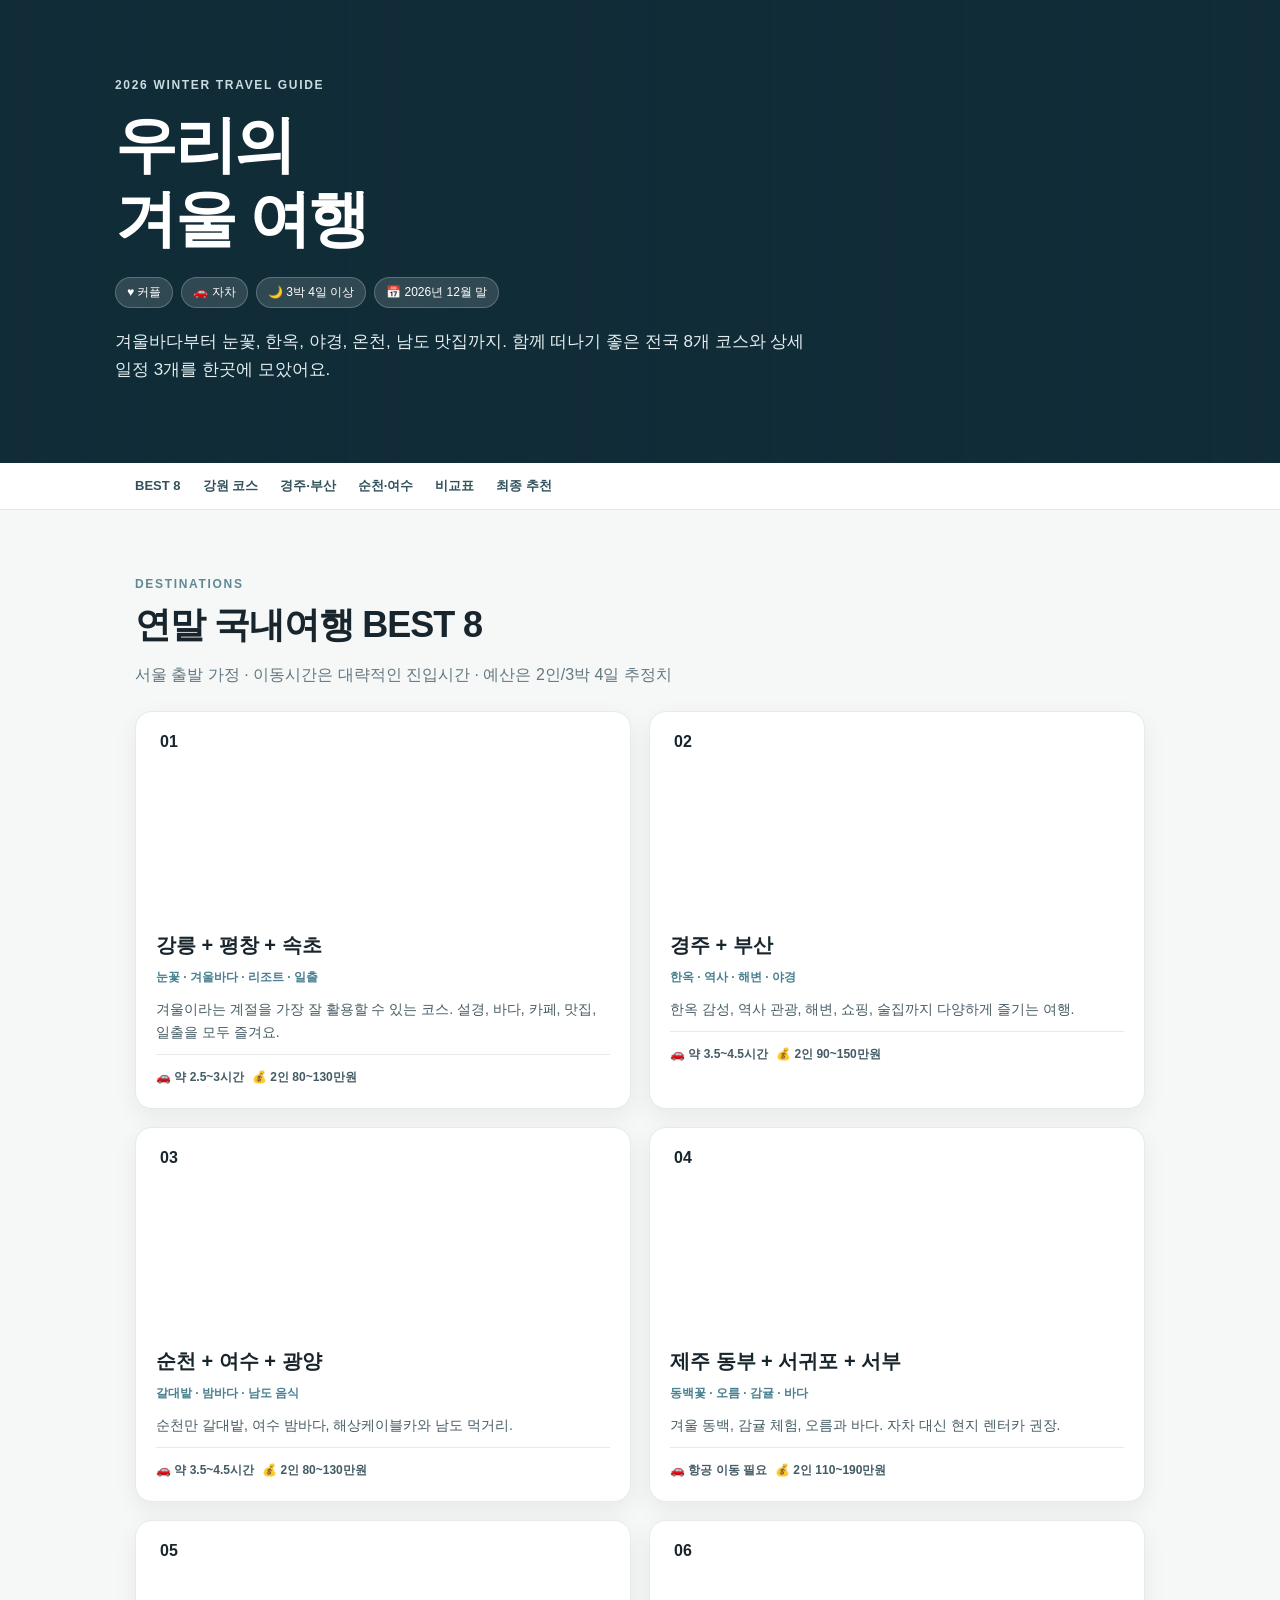
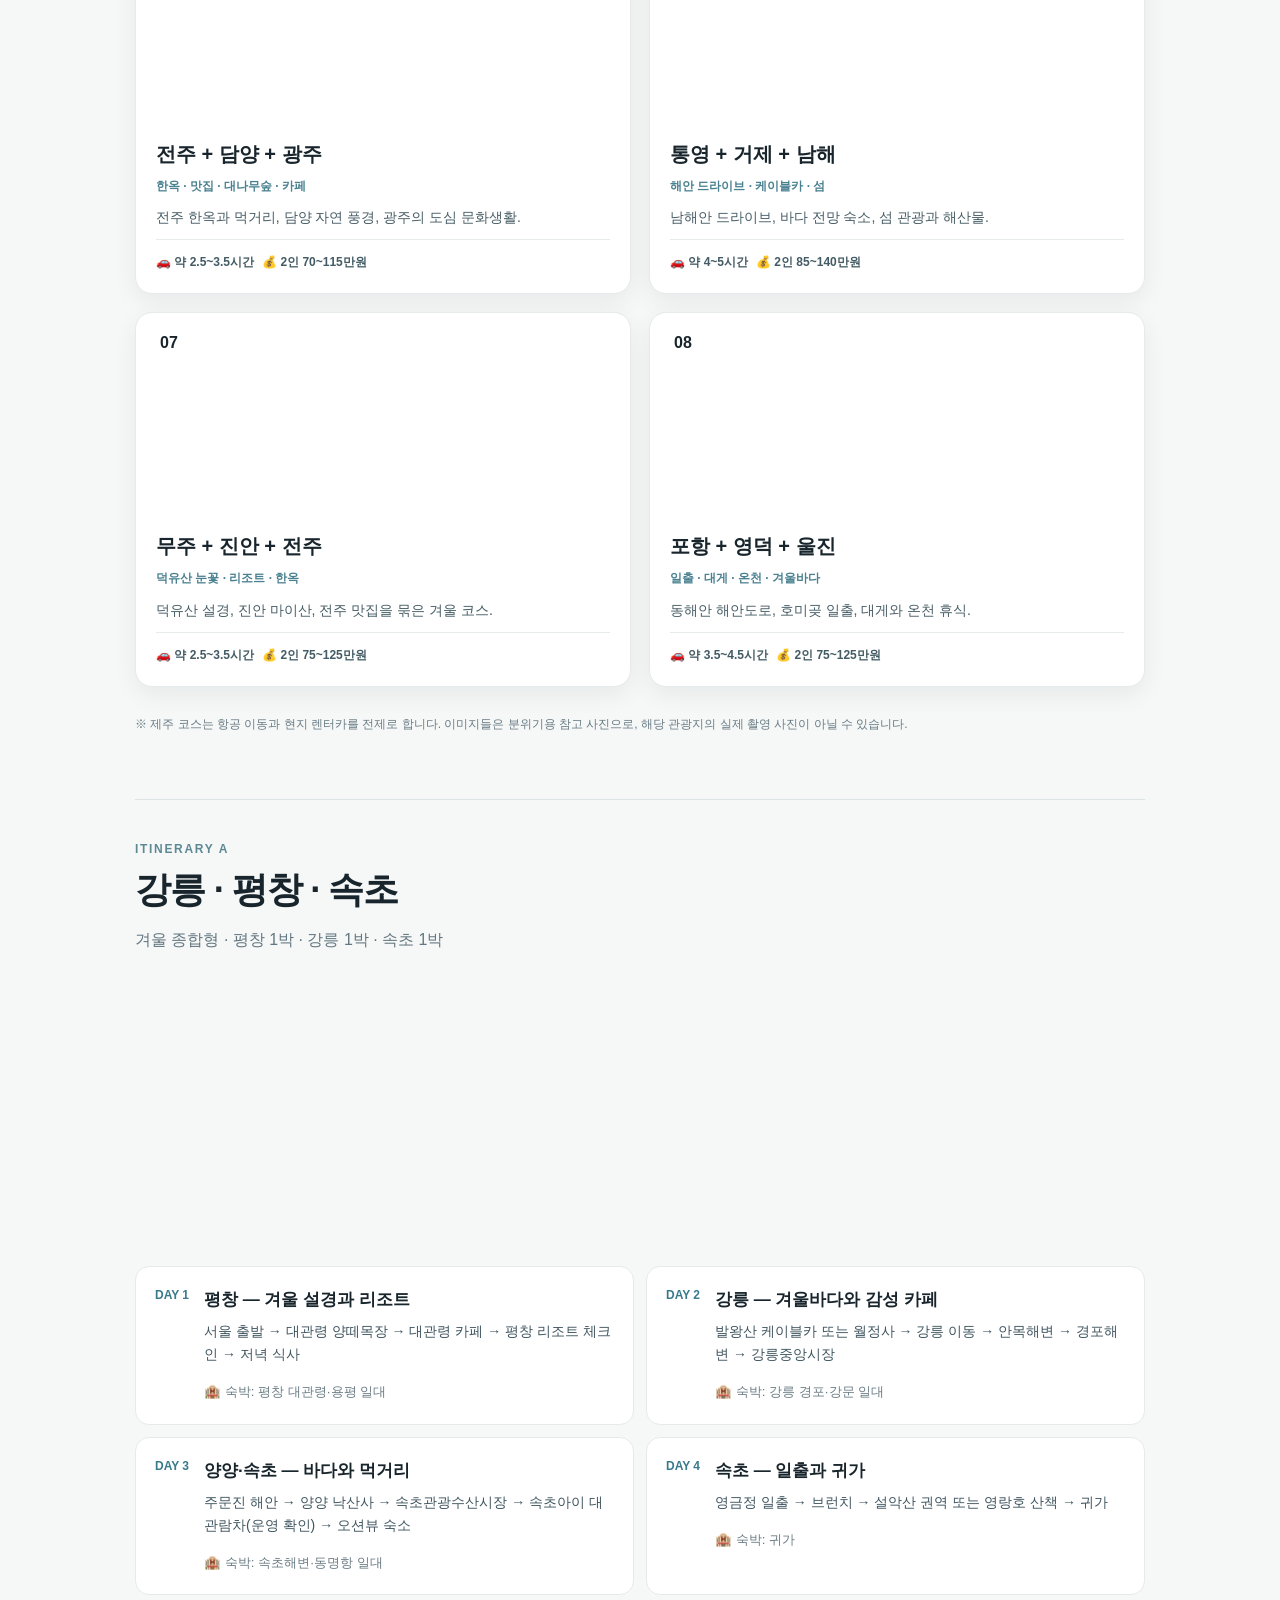
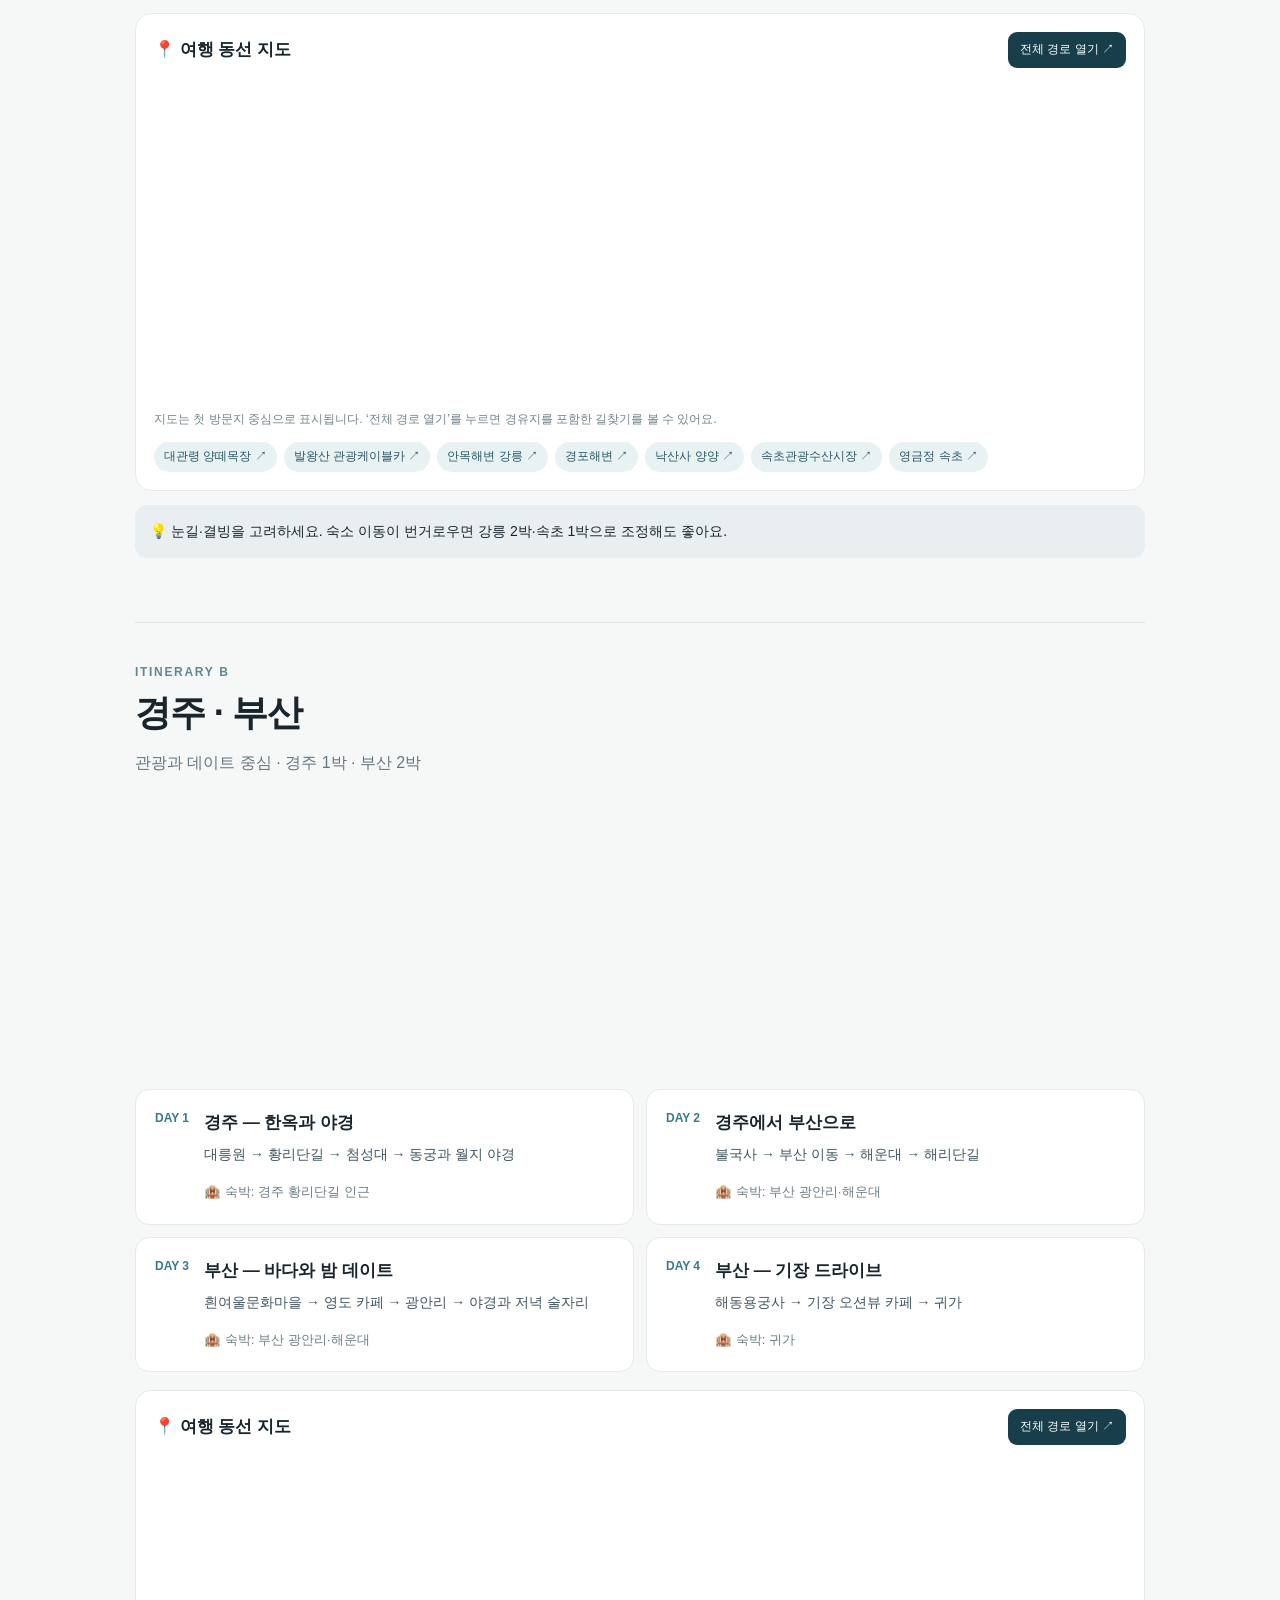
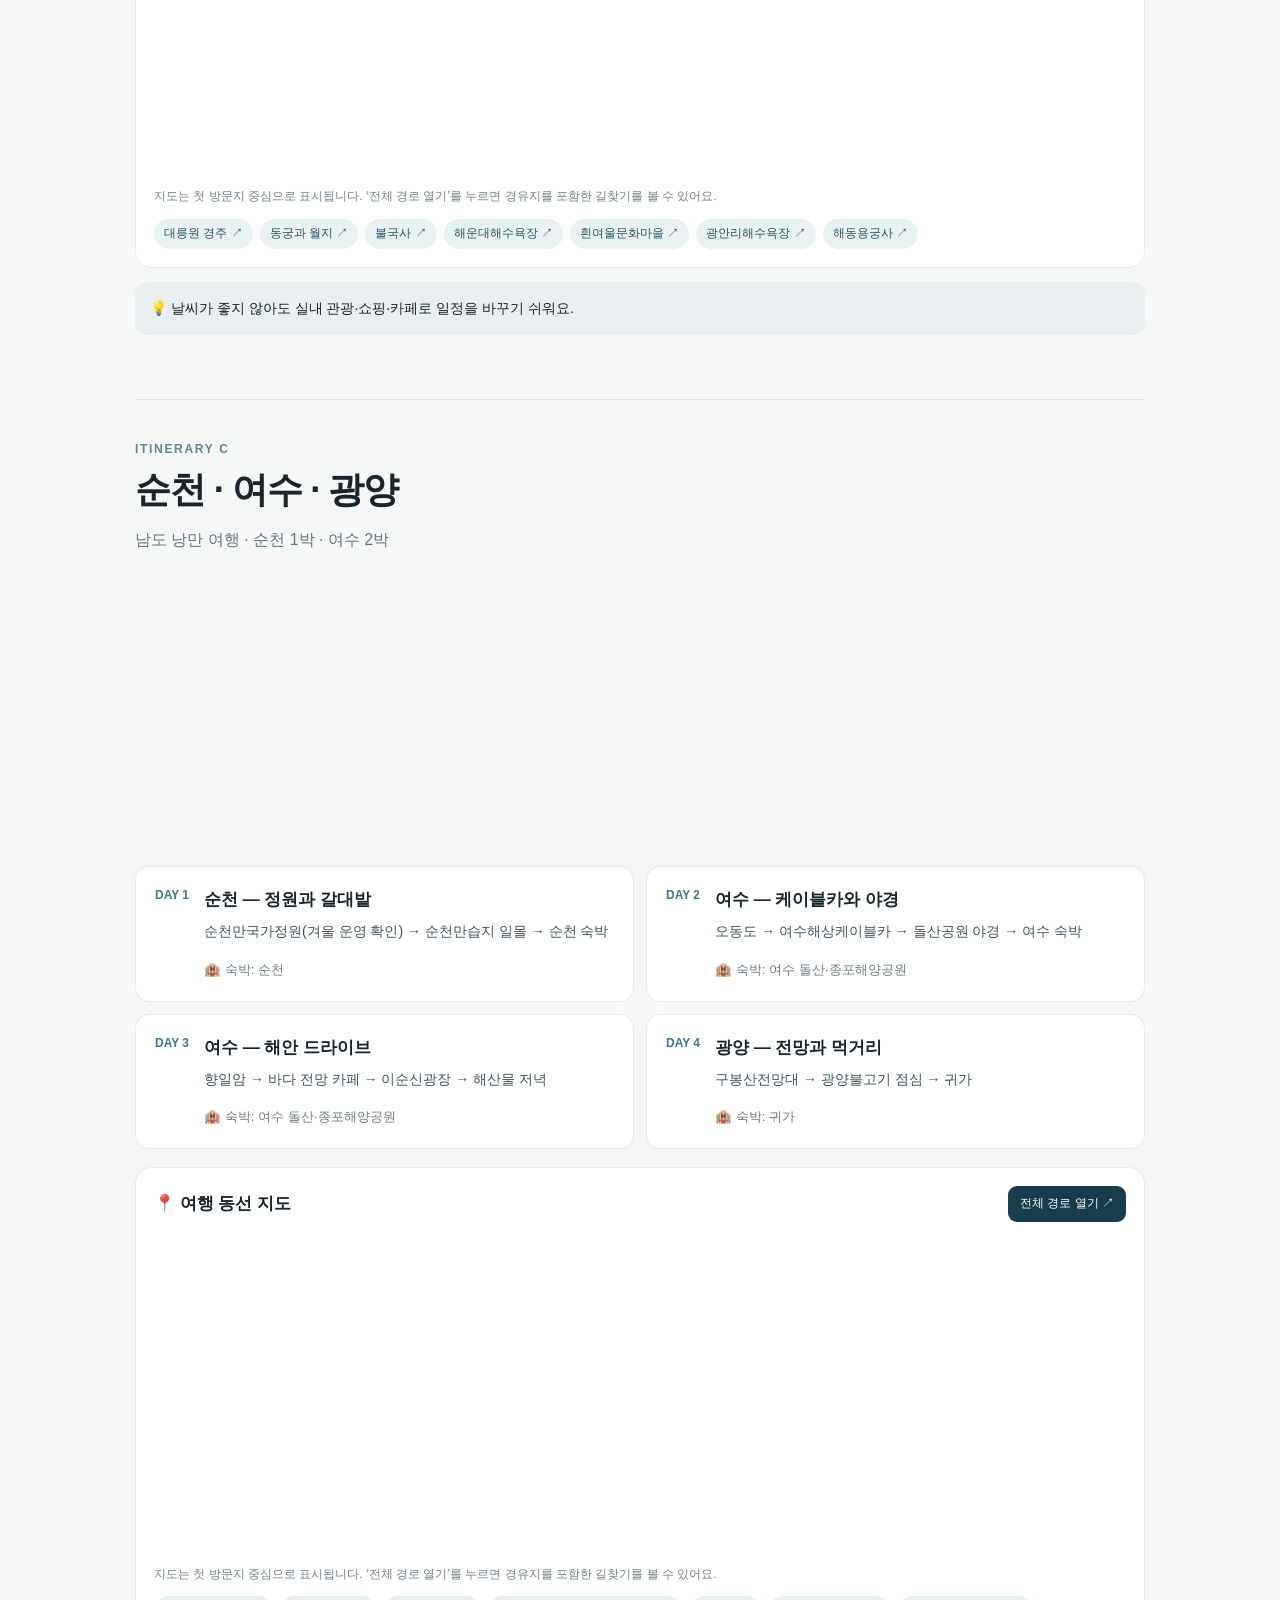
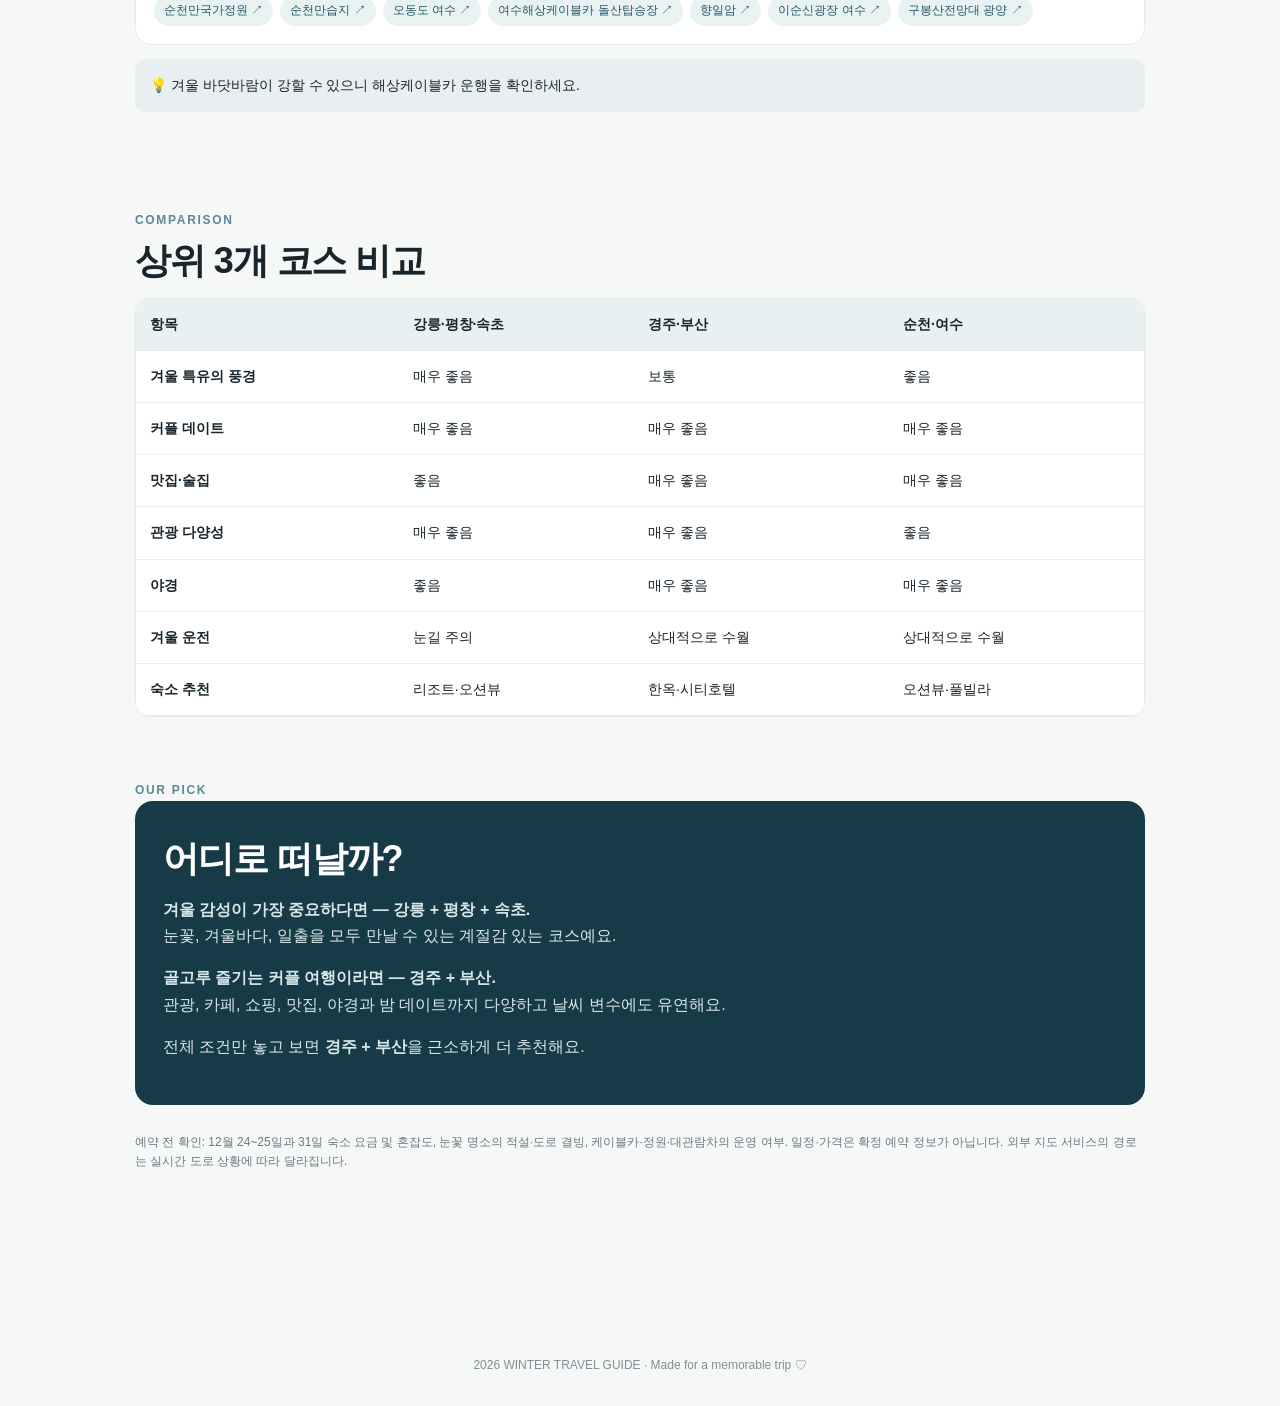
<file: index.html>
<!doctype html><html lang="ko"><head><meta charset="utf-8"><meta name="viewport" content="width=device-width,initial-scale=1"><meta name="theme-color" content="#102c37"><meta name="description" content="2026년 12월 말 커플 국내여행 BEST 8과 3박 4일 추천 코스"><title>우리의 겨울 여행 | 2026 국내여행 가이드</title><link rel="stylesheet" href="./style.css"></head><body><header><div class="wrap"><div class="eyebrow">2026 WINTER TRAVEL GUIDE</div><h1>우리의<br>겨울 여행</h1><div class="chips"><span>♥ 커플</span><span>🚗 자차</span><span>🌙 3박 4일 이상</span><span>📅 2026년 12월 말</span></div><p class="intro">겨울바다부터 눈꽃, 한옥, 야경, 온천, 남도 맛집까지. 함께 떠나기 좋은 전국 8개 코스와 상세 일정 3개를 한곳에 모았어요.</p></div></header><nav class="nav"><div class="wrap"><a href="#best">BEST 8</a><a href="#route-a">강원 코스</a><a href="#route-b">경주·부산</a><a href="#route-c">순천·여수</a><a href="#compare">비교표</a><a href="#pick">최종 추천</a></div></nav><main class="wrap"><section class="section" id="best"><div class="section-kicker">DESTINATIONS</div><h2>연말 국내여행 BEST 8</h2><p class="lead">서울 출발 가정 · 이동시간은 대략적인 진입시간 · 예산은 2인/3박 4일 추정치</p><div class="grid"><article class="place card"><div class="photo" style="background-image:url('https://images.unsplash.com/photo-1506905925346-21bda4d32df4?auto=format&fit=crop&w=700&q=82')"><span class="rank">01</span></div><div class="place-body"><h3>강릉 + 평창 + 속초</h3><p class="tags">눈꽃 · 겨울바다 · 리조트 · 일출</p><p>겨울이라는 계절을 가장 잘 활용할 수 있는 코스. 설경, 바다, 카페, 맛집, 일출을 모두 즐겨요.</p><div class="facts"><span>🚗 약 2.5~3시간</span><span>💰 2인 80~130만원</span></div></div></article><article class="place card"><div class="photo" style="background-image:url('https://images.unsplash.com/photo-1519501025264-65ba15a82390?auto=format&fit=crop&w=700&q=82')"><span class="rank">02</span></div><div class="place-body"><h3>경주 + 부산</h3><p class="tags">한옥 · 역사 · 해변 · 야경</p><p>한옥 감성, 역사 관광, 해변, 쇼핑, 술집까지 다양하게 즐기는 여행.</p><div class="facts"><span>🚗 약 3.5~4.5시간</span><span>💰 2인 90~150만원</span></div></div></article><article class="place card"><div class="photo" style="background-image:url('https://images.unsplash.com/photo-1500534623283-312aade485b7?auto=format&fit=crop&w=700&q=82')"><span class="rank">03</span></div><div class="place-body"><h3>순천 + 여수 + 광양</h3><p class="tags">갈대밭 · 밤바다 · 남도 음식</p><p>순천만 갈대밭, 여수 밤바다, 해상케이블카와 남도 먹거리.</p><div class="facts"><span>🚗 약 3.5~4.5시간</span><span>💰 2인 80~130만원</span></div></div></article><article class="place card"><div class="photo" style="background-image:url('https://images.unsplash.com/photo-1501785888041-af3ef285b470?auto=format&fit=crop&w=700&q=82')"><span class="rank">04</span></div><div class="place-body"><h3>제주 동부 + 서귀포 + 서부</h3><p class="tags">동백꽃 · 오름 · 감귤 · 바다</p><p>겨울 동백, 감귤 체험, 오름과 바다. 자차 대신 현지 렌터카 권장.</p><div class="facts"><span>🚗 항공 이동 필요</span><span>💰 2인 110~190만원</span></div></div></article><article class="place card"><div class="photo" style="background-image:url('https://images.unsplash.com/photo-1470770841072-f978cf4d019e?auto=format&fit=crop&w=700&q=82')"><span class="rank">05</span></div><div class="place-body"><h3>전주 + 담양 + 광주</h3><p class="tags">한옥 · 맛집 · 대나무숲 · 카페</p><p>전주 한옥과 먹거리, 담양 자연 풍경, 광주의 도심 문화생활.</p><div class="facts"><span>🚗 약 2.5~3.5시간</span><span>💰 2인 70~115만원</span></div></div></article><article class="place card"><div class="photo" style="background-image:url('https://images.unsplash.com/photo-1473116763249-2faaef81ccda?auto=format&fit=crop&w=700&q=82')"><span class="rank">06</span></div><div class="place-body"><h3>통영 + 거제 + 남해</h3><p class="tags">해안 드라이브 · 케이블카 · 섬</p><p>남해안 드라이브, 바다 전망 숙소, 섬 관광과 해산물.</p><div class="facts"><span>🚗 약 4~5시간</span><span>💰 2인 85~140만원</span></div></div></article><article class="place card"><div class="photo" style="background-image:url('https://images.unsplash.com/photo-1454496522488-7a8e488e8609?auto=format&fit=crop&w=700&q=82')"><span class="rank">07</span></div><div class="place-body"><h3>무주 + 진안 + 전주</h3><p class="tags">덕유산 눈꽃 · 리조트 · 한옥</p><p>덕유산 설경, 진안 마이산, 전주 맛집을 묶은 겨울 코스.</p><div class="facts"><span>🚗 약 2.5~3.5시간</span><span>💰 2인 75~125만원</span></div></div></article><article class="place card"><div class="photo" style="background-image:url('https://images.unsplash.com/photo-1475924156734-496f6cac6ec1?auto=format&fit=crop&w=700&q=82')"><span class="rank">08</span></div><div class="place-body"><h3>포항 + 영덕 + 울진</h3><p class="tags">일출 · 대게 · 온천 · 겨울바다</p><p>동해안 해안도로, 호미곶 일출, 대게와 온천 휴식.</p><div class="facts"><span>🚗 약 3.5~4.5시간</span><span>💰 2인 75~125만원</span></div></div></article></div><p class="disclaimer">※ 제주 코스는 항공 이동과 현지 렌터카를 전제로 합니다. 이미지들은 분위기용 참고 사진으로, 해당 관광지의 실제 촬영 사진이 아닐 수 있습니다.</p></section><section class="route-section" id="route-a"><div class="section-kicker">ITINERARY A</div><h2>강릉 · 평창 · 속초</h2><p class="lead">겨울 종합형 · 평창 1박 · 강릉 1박 · 속초 1박</p><div class="route-banner" style="background-image:url('https://images.unsplash.com/photo-1506905925346-21bda4d32df4?auto=format&fit=crop&w=1300&q=82')"></div><div class="days"><article class="day"><span class="daynum">DAY 1</span><div><h4>평창 — 겨울 설경과 리조트</h4><p>서울 출발 → 대관령 양떼목장 → 대관령 카페 → 평창 리조트 체크인 → 저녁 식사</p><small>🏨 숙박: 평창 대관령·용평 일대</small></div></article><article class="day"><span class="daynum">DAY 2</span><div><h4>강릉 — 겨울바다와 감성 카페</h4><p>발왕산 케이블카 또는 월정사 → 강릉 이동 → 안목해변 → 경포해변 → 강릉중앙시장</p><small>🏨 숙박: 강릉 경포·강문 일대</small></div></article><article class="day"><span class="daynum">DAY 3</span><div><h4>양양·속초 — 바다와 먹거리</h4><p>주문진 해안 → 양양 낙산사 → 속초관광수산시장 → 속초아이 대관람차(운영 확인) → 오션뷰 숙소</p><small>🏨 숙박: 속초해변·동명항 일대</small></div></article><article class="day"><span class="daynum">DAY 4</span><div><h4>속초 — 일출과 귀가</h4><p>영금정 일출 → 브런치 → 설악산 권역 또는 영랑호 산책 → 귀가</p><small>🏨 숙박: 귀가</small></div></article></div><div class="mapbox"><div class="maphead"><h3>📍 여행 동선 지도</h3><a class="action" href="https://www.google.com/maps/dir/?api=1&origin=%EB%8C%80%EA%B4%80%EB%A0%B9%20%EC%96%91%EB%96%BC%EB%AA%A9%EC%9E%A5&destination=%EC%98%81%EA%B8%88%EC%A0%95%20%EC%86%8D%EC%B4%88&waypoints=%EB%B0%9C%EC%99%95%EC%82%B0%20%EA%B4%80%EA%B4%91%EC%BC%80%EC%9D%B4%EB%B8%94%EC%B9%B4%7C%EC%95%88%EB%AA%A9%ED%95%B4%EB%B3%80%20%EA%B0%95%EB%A6%89%7C%EA%B2%BD%ED%8F%AC%ED%95%B4%EB%B3%80%7C%EB%82%99%EC%82%B0%EC%82%AC%20%EC%96%91%EC%96%91%7C%EC%86%8D%EC%B4%88%EA%B4%80%EA%B4%91%EC%88%98%EC%82%B0%EC%8B%9C%EC%9E%A5&travelmode=driving" target="_blank" rel="noopener">전체 경로 열기 ↗</a></div><iframe loading="lazy" title="강릉 · 평창 · 속초 지도" src="https://maps.google.com/maps?q=%EB%8C%80%EA%B4%80%EB%A0%B9%20%EC%96%91%EB%96%BC%EB%AA%A9%EC%9E%A5&output=embed" referrerpolicy="no-referrer-when-downgrade"></iframe><p class="muted">지도는 첫 방문지 중심으로 표시됩니다. ‘전체 경로 열기’를 누르면 경유지를 포함한 길찾기를 볼 수 있어요.</p><div class="stops"><a href="https://www.google.com/maps/search/?api=1&query=%EB%8C%80%EA%B4%80%EB%A0%B9%20%EC%96%91%EB%96%BC%EB%AA%A9%EC%9E%A5" target="_blank" rel="noopener">대관령 양떼목장 ↗</a><a href="https://www.google.com/maps/search/?api=1&query=%EB%B0%9C%EC%99%95%EC%82%B0%20%EA%B4%80%EA%B4%91%EC%BC%80%EC%9D%B4%EB%B8%94%EC%B9%B4" target="_blank" rel="noopener">발왕산 관광케이블카 ↗</a><a href="https://www.google.com/maps/search/?api=1&query=%EC%95%88%EB%AA%A9%ED%95%B4%EB%B3%80%20%EA%B0%95%EB%A6%89" target="_blank" rel="noopener">안목해변 강릉 ↗</a><a href="https://www.google.com/maps/search/?api=1&query=%EA%B2%BD%ED%8F%AC%ED%95%B4%EB%B3%80" target="_blank" rel="noopener">경포해변 ↗</a><a href="https://www.google.com/maps/search/?api=1&query=%EB%82%99%EC%82%B0%EC%82%AC%20%EC%96%91%EC%96%91" target="_blank" rel="noopener">낙산사 양양 ↗</a><a href="https://www.google.com/maps/search/?api=1&query=%EC%86%8D%EC%B4%88%EA%B4%80%EA%B4%91%EC%88%98%EC%82%B0%EC%8B%9C%EC%9E%A5" target="_blank" rel="noopener">속초관광수산시장 ↗</a><a href="https://www.google.com/maps/search/?api=1&query=%EC%98%81%EA%B8%88%EC%A0%95%20%EC%86%8D%EC%B4%88" target="_blank" rel="noopener">영금정 속초 ↗</a></div></div><p class="note">💡 눈길·결빙을 고려하세요. 숙소 이동이 번거로우면 강릉 2박·속초 1박으로 조정해도 좋아요.</p></section><section class="route-section" id="route-b"><div class="section-kicker">ITINERARY B</div><h2>경주 · 부산</h2><p class="lead">관광과 데이트 중심 · 경주 1박 · 부산 2박</p><div class="route-banner" style="background-image:url('https://images.unsplash.com/photo-1519501025264-65ba15a82390?auto=format&fit=crop&w=1300&q=82')"></div><div class="days"><article class="day"><span class="daynum">DAY 1</span><div><h4>경주 — 한옥과 야경</h4><p>대릉원 → 황리단길 → 첨성대 → 동궁과 월지 야경</p><small>🏨 숙박: 경주 황리단길 인근</small></div></article><article class="day"><span class="daynum">DAY 2</span><div><h4>경주에서 부산으로</h4><p>불국사 → 부산 이동 → 해운대 → 해리단길</p><small>🏨 숙박: 부산 광안리·해운대</small></div></article><article class="day"><span class="daynum">DAY 3</span><div><h4>부산 — 바다와 밤 데이트</h4><p>흰여울문화마을 → 영도 카페 → 광안리 → 야경과 저녁 술자리</p><small>🏨 숙박: 부산 광안리·해운대</small></div></article><article class="day"><span class="daynum">DAY 4</span><div><h4>부산 — 기장 드라이브</h4><p>해동용궁사 → 기장 오션뷰 카페 → 귀가</p><small>🏨 숙박: 귀가</small></div></article></div><div class="mapbox"><div class="maphead"><h3>📍 여행 동선 지도</h3><a class="action" href="https://www.google.com/maps/dir/?api=1&origin=%EB%8C%80%EB%A6%89%EC%9B%90%20%EA%B2%BD%EC%A3%BC&destination=%ED%95%B4%EB%8F%99%EC%9A%A9%EA%B6%81%EC%82%AC&waypoints=%EB%8F%99%EA%B6%81%EA%B3%BC%20%EC%9B%94%EC%A7%80%7C%EB%B6%88%EA%B5%AD%EC%82%AC%7C%ED%95%B4%EC%9A%B4%EB%8C%80%ED%95%B4%EC%88%98%EC%9A%95%EC%9E%A5%7C%ED%9D%B0%EC%97%AC%EC%9A%B8%EB%AC%B8%ED%99%94%EB%A7%88%EC%9D%84%7C%EA%B4%91%EC%95%88%EB%A6%AC%ED%95%B4%EC%88%98%EC%9A%95%EC%9E%A5&travelmode=driving" target="_blank" rel="noopener">전체 경로 열기 ↗</a></div><iframe loading="lazy" title="경주 · 부산 지도" src="https://maps.google.com/maps?q=%EB%8C%80%EB%A6%89%EC%9B%90%20%EA%B2%BD%EC%A3%BC&output=embed" referrerpolicy="no-referrer-when-downgrade"></iframe><p class="muted">지도는 첫 방문지 중심으로 표시됩니다. ‘전체 경로 열기’를 누르면 경유지를 포함한 길찾기를 볼 수 있어요.</p><div class="stops"><a href="https://www.google.com/maps/search/?api=1&query=%EB%8C%80%EB%A6%89%EC%9B%90%20%EA%B2%BD%EC%A3%BC" target="_blank" rel="noopener">대릉원 경주 ↗</a><a href="https://www.google.com/maps/search/?api=1&query=%EB%8F%99%EA%B6%81%EA%B3%BC%20%EC%9B%94%EC%A7%80" target="_blank" rel="noopener">동궁과 월지 ↗</a><a href="https://www.google.com/maps/search/?api=1&query=%EB%B6%88%EA%B5%AD%EC%82%AC" target="_blank" rel="noopener">불국사 ↗</a><a href="https://www.google.com/maps/search/?api=1&query=%ED%95%B4%EC%9A%B4%EB%8C%80%ED%95%B4%EC%88%98%EC%9A%95%EC%9E%A5" target="_blank" rel="noopener">해운대해수욕장 ↗</a><a href="https://www.google.com/maps/search/?api=1&query=%ED%9D%B0%EC%97%AC%EC%9A%B8%EB%AC%B8%ED%99%94%EB%A7%88%EC%9D%84" target="_blank" rel="noopener">흰여울문화마을 ↗</a><a href="https://www.google.com/maps/search/?api=1&query=%EA%B4%91%EC%95%88%EB%A6%AC%ED%95%B4%EC%88%98%EC%9A%95%EC%9E%A5" target="_blank" rel="noopener">광안리해수욕장 ↗</a><a href="https://www.google.com/maps/search/?api=1&query=%ED%95%B4%EB%8F%99%EC%9A%A9%EA%B6%81%EC%82%AC" target="_blank" rel="noopener">해동용궁사 ↗</a></div></div><p class="note">💡 날씨가 좋지 않아도 실내 관광·쇼핑·카페로 일정을 바꾸기 쉬워요.</p></section><section class="route-section" id="route-c"><div class="section-kicker">ITINERARY C</div><h2>순천 · 여수 · 광양</h2><p class="lead">남도 낭만 여행 · 순천 1박 · 여수 2박</p><div class="route-banner" style="background-image:url('https://images.unsplash.com/photo-1500534623283-312aade485b7?auto=format&fit=crop&w=1300&q=82')"></div><div class="days"><article class="day"><span class="daynum">DAY 1</span><div><h4>순천 — 정원과 갈대밭</h4><p>순천만국가정원(겨울 운영 확인) → 순천만습지 일몰 → 순천 숙박</p><small>🏨 숙박: 순천</small></div></article><article class="day"><span class="daynum">DAY 2</span><div><h4>여수 — 케이블카와 야경</h4><p>오동도 → 여수해상케이블카 → 돌산공원 야경 → 여수 숙박</p><small>🏨 숙박: 여수 돌산·종포해양공원</small></div></article><article class="day"><span class="daynum">DAY 3</span><div><h4>여수 — 해안 드라이브</h4><p>향일암 → 바다 전망 카페 → 이순신광장 → 해산물 저녁</p><small>🏨 숙박: 여수 돌산·종포해양공원</small></div></article><article class="day"><span class="daynum">DAY 4</span><div><h4>광양 — 전망과 먹거리</h4><p>구봉산전망대 → 광양불고기 점심 → 귀가</p><small>🏨 숙박: 귀가</small></div></article></div><div class="mapbox"><div class="maphead"><h3>📍 여행 동선 지도</h3><a class="action" href="https://www.google.com/maps/dir/?api=1&origin=%EC%88%9C%EC%B2%9C%EB%A7%8C%EA%B5%AD%EA%B0%80%EC%A0%95%EC%9B%90&destination=%EA%B5%AC%EB%B4%89%EC%82%B0%EC%A0%84%EB%A7%9D%EB%8C%80%20%EA%B4%91%EC%96%91&waypoints=%EC%88%9C%EC%B2%9C%EB%A7%8C%EC%8A%B5%EC%A7%80%7C%EC%98%A4%EB%8F%99%EB%8F%84%20%EC%97%AC%EC%88%98%7C%EC%97%AC%EC%88%98%ED%95%B4%EC%83%81%EC%BC%80%EC%9D%B4%EB%B8%94%EC%B9%B4%20%EB%8F%8C%EC%82%B0%ED%83%91%EC%8A%B9%EC%9E%A5%7C%ED%96%A5%EC%9D%BC%EC%95%94%7C%EC%9D%B4%EC%88%9C%EC%8B%A0%EA%B4%91%EC%9E%A5%20%EC%97%AC%EC%88%98&travelmode=driving" target="_blank" rel="noopener">전체 경로 열기 ↗</a></div><iframe loading="lazy" title="순천 · 여수 · 광양 지도" src="https://maps.google.com/maps?q=%EC%88%9C%EC%B2%9C%EB%A7%8C%EA%B5%AD%EA%B0%80%EC%A0%95%EC%9B%90&output=embed" referrerpolicy="no-referrer-when-downgrade"></iframe><p class="muted">지도는 첫 방문지 중심으로 표시됩니다. ‘전체 경로 열기’를 누르면 경유지를 포함한 길찾기를 볼 수 있어요.</p><div class="stops"><a href="https://www.google.com/maps/search/?api=1&query=%EC%88%9C%EC%B2%9C%EB%A7%8C%EA%B5%AD%EA%B0%80%EC%A0%95%EC%9B%90" target="_blank" rel="noopener">순천만국가정원 ↗</a><a href="https://www.google.com/maps/search/?api=1&query=%EC%88%9C%EC%B2%9C%EB%A7%8C%EC%8A%B5%EC%A7%80" target="_blank" rel="noopener">순천만습지 ↗</a><a href="https://www.google.com/maps/search/?api=1&query=%EC%98%A4%EB%8F%99%EB%8F%84%20%EC%97%AC%EC%88%98" target="_blank" rel="noopener">오동도 여수 ↗</a><a href="https://www.google.com/maps/search/?api=1&query=%EC%97%AC%EC%88%98%ED%95%B4%EC%83%81%EC%BC%80%EC%9D%B4%EB%B8%94%EC%B9%B4%20%EB%8F%8C%EC%82%B0%ED%83%91%EC%8A%B9%EC%9E%A5" target="_blank" rel="noopener">여수해상케이블카 돌산탑승장 ↗</a><a href="https://www.google.com/maps/search/?api=1&query=%ED%96%A5%EC%9D%BC%EC%95%94" target="_blank" rel="noopener">향일암 ↗</a><a href="https://www.google.com/maps/search/?api=1&query=%EC%9D%B4%EC%88%9C%EC%8B%A0%EA%B4%91%EC%9E%A5%20%EC%97%AC%EC%88%98" target="_blank" rel="noopener">이순신광장 여수 ↗</a><a href="https://www.google.com/maps/search/?api=1&query=%EA%B5%AC%EB%B4%89%EC%82%B0%EC%A0%84%EB%A7%9D%EB%8C%80%20%EA%B4%91%EC%96%91" target="_blank" rel="noopener">구봉산전망대 광양 ↗</a></div></div><p class="note">💡 겨울 바닷바람이 강할 수 있으니 해상케이블카 운행을 확인하세요.</p></section><section class="section" id="compare"><div class="section-kicker">COMPARISON</div><h2>상위 3개 코스 비교</h2><div class="tablewrap"><table><thead><tr><th>항목</th><th>강릉·평창·속초</th><th>경주·부산</th><th>순천·여수</th></tr></thead><tbody><tr><td>겨울 특유의 풍경</td><td>매우 좋음</td><td>보통</td><td>좋음</td></tr><tr><td>커플 데이트</td><td>매우 좋음</td><td>매우 좋음</td><td>매우 좋음</td></tr><tr><td>맛집·술집</td><td>좋음</td><td>매우 좋음</td><td>매우 좋음</td></tr><tr><td>관광 다양성</td><td>매우 좋음</td><td>매우 좋음</td><td>좋음</td></tr><tr><td>야경</td><td>좋음</td><td>매우 좋음</td><td>매우 좋음</td></tr><tr><td>겨울 운전</td><td>눈길 주의</td><td>상대적으로 수월</td><td>상대적으로 수월</td></tr><tr><td>숙소 추천</td><td>리조트·오션뷰</td><td>한옥·시티호텔</td><td>오션뷰·풀빌라</td></tr></tbody></table></div></section><section class="section" id="pick"><div class="section-kicker">OUR PICK</div><div class="conclusion"><h2>어디로 떠날까?</h2><p><strong>겨울 감성이 가장 중요하다면 — 강릉 + 평창 + 속초.</strong><br>눈꽃, 겨울바다, 일출을 모두 만날 수 있는 계절감 있는 코스예요.</p><p><strong>골고루 즐기는 커플 여행이라면 — 경주 + 부산.</strong><br>관광, 카페, 쇼핑, 맛집, 야경과 밤 데이트까지 다양하고 날씨 변수에도 유연해요.</p><p>전체 조건만 놓고 보면 <strong>경주 + 부산</strong>을 근소하게 더 추천해요.</p></div><p class="disclaimer">예약 전 확인: 12월 24~25일과 31일 숙소 요금 및 혼잡도, 눈꽃 명소의 적설·도로 결빙, 케이블카·정원·대관람차의 운영 여부. 일정·가격은 확정 예약 정보가 아닙니다. 외부 지도 서비스의 경로는 실시간 도로 상황에 따라 달라집니다.</p></section></main><footer>2026 WINTER TRAVEL GUIDE · Made for a memorable trip ♡</footer></body></html>
</file>
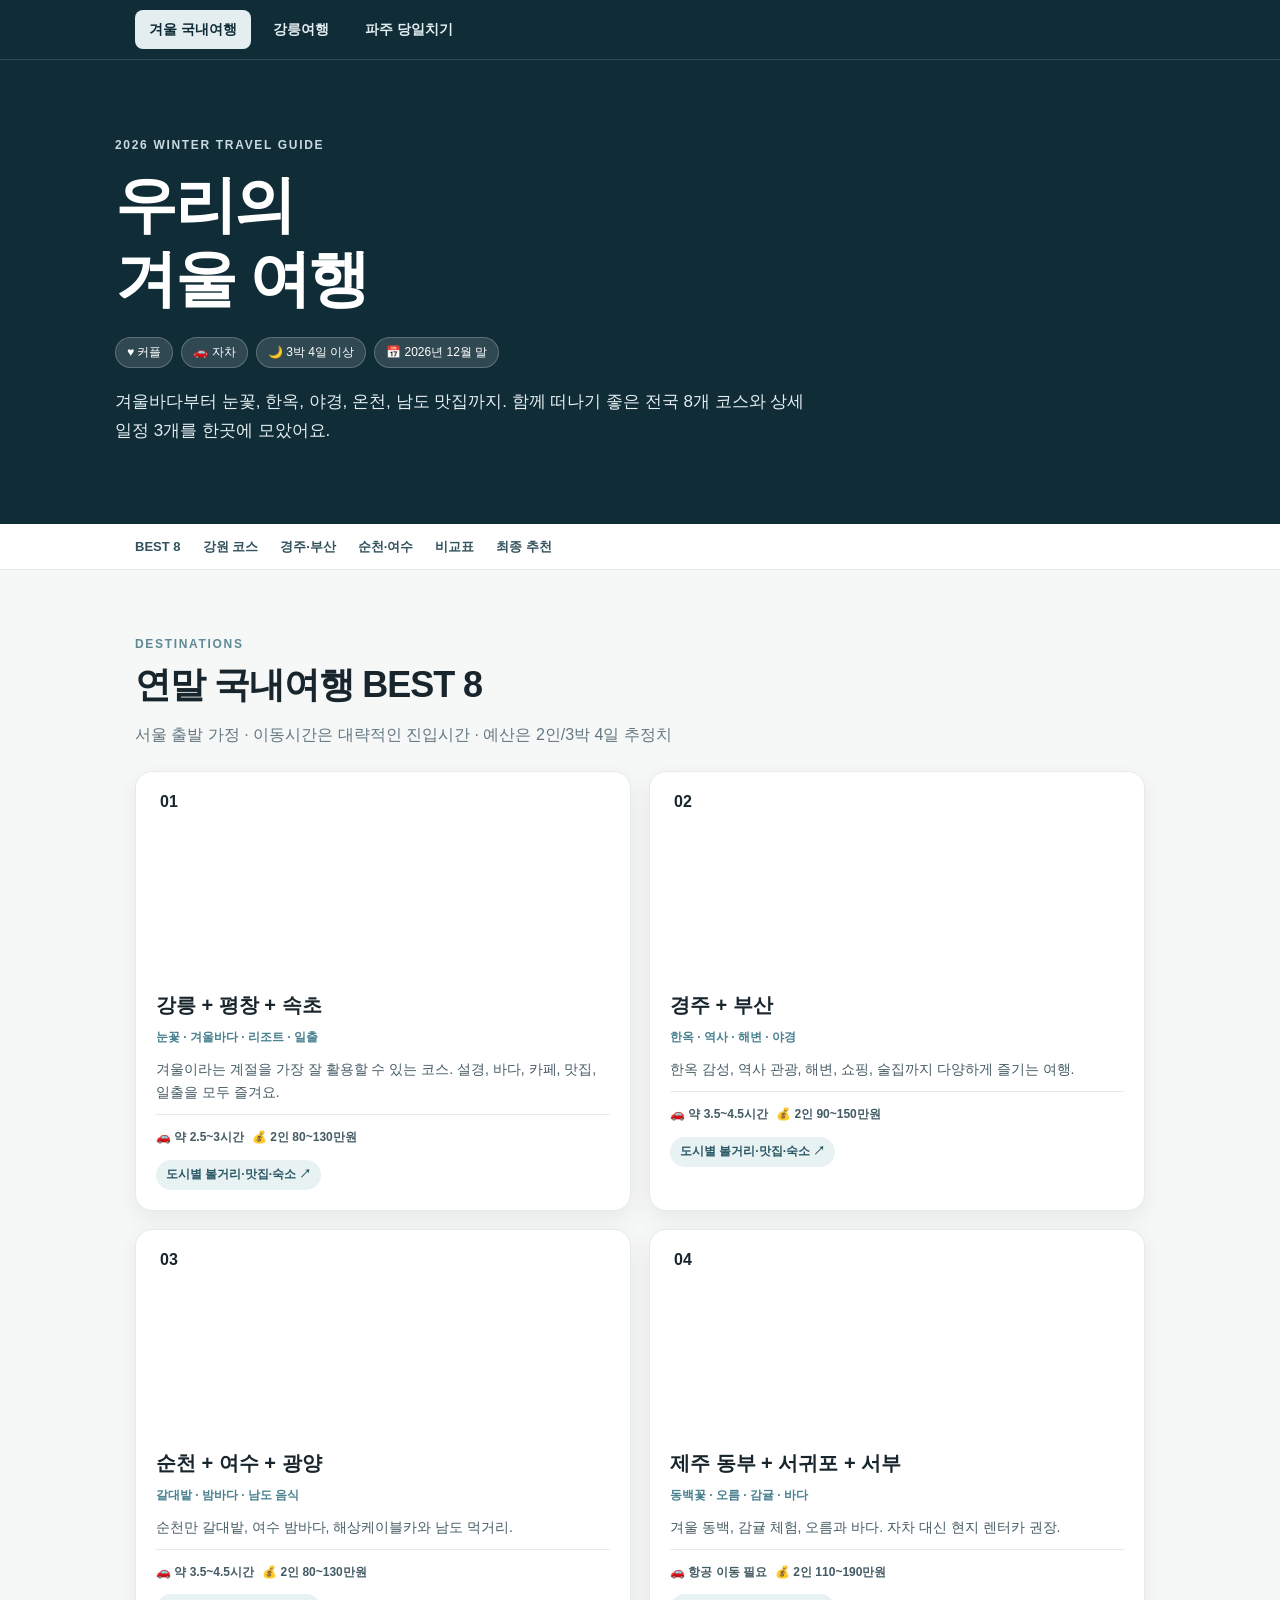
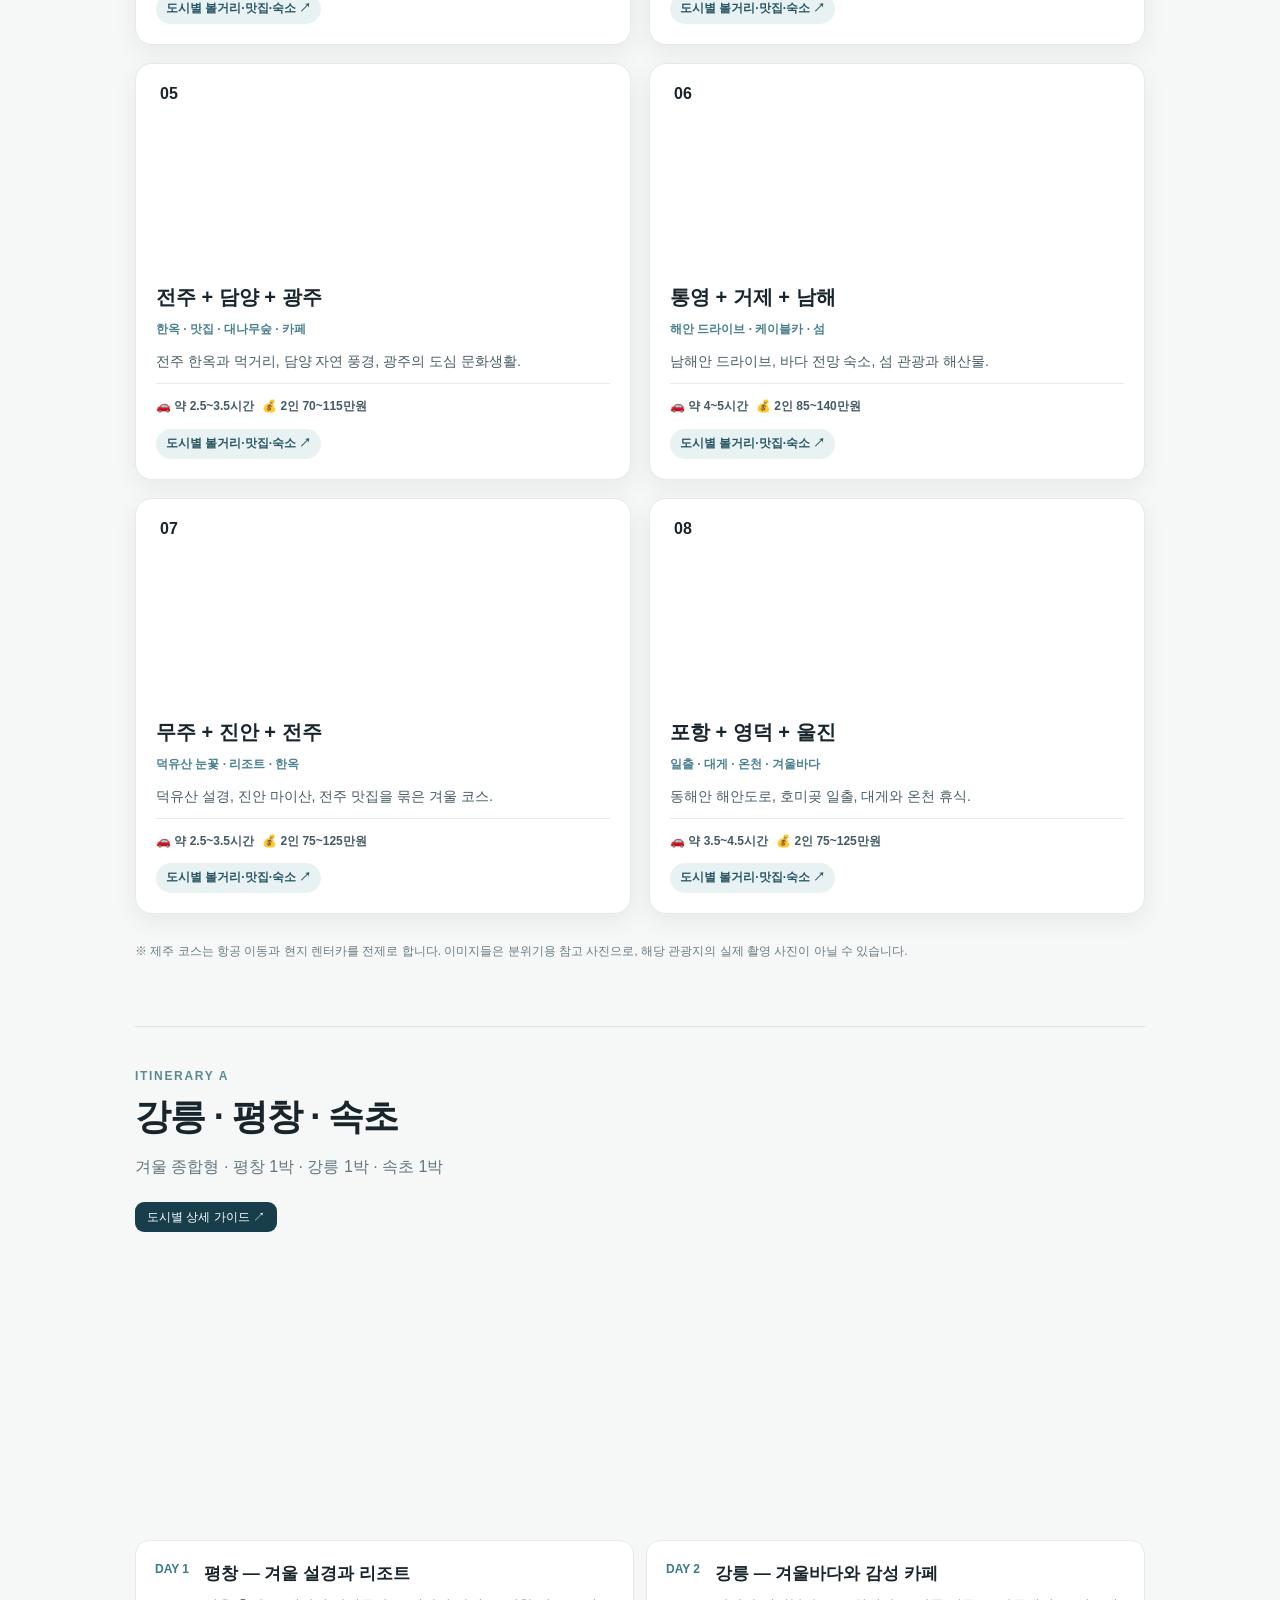
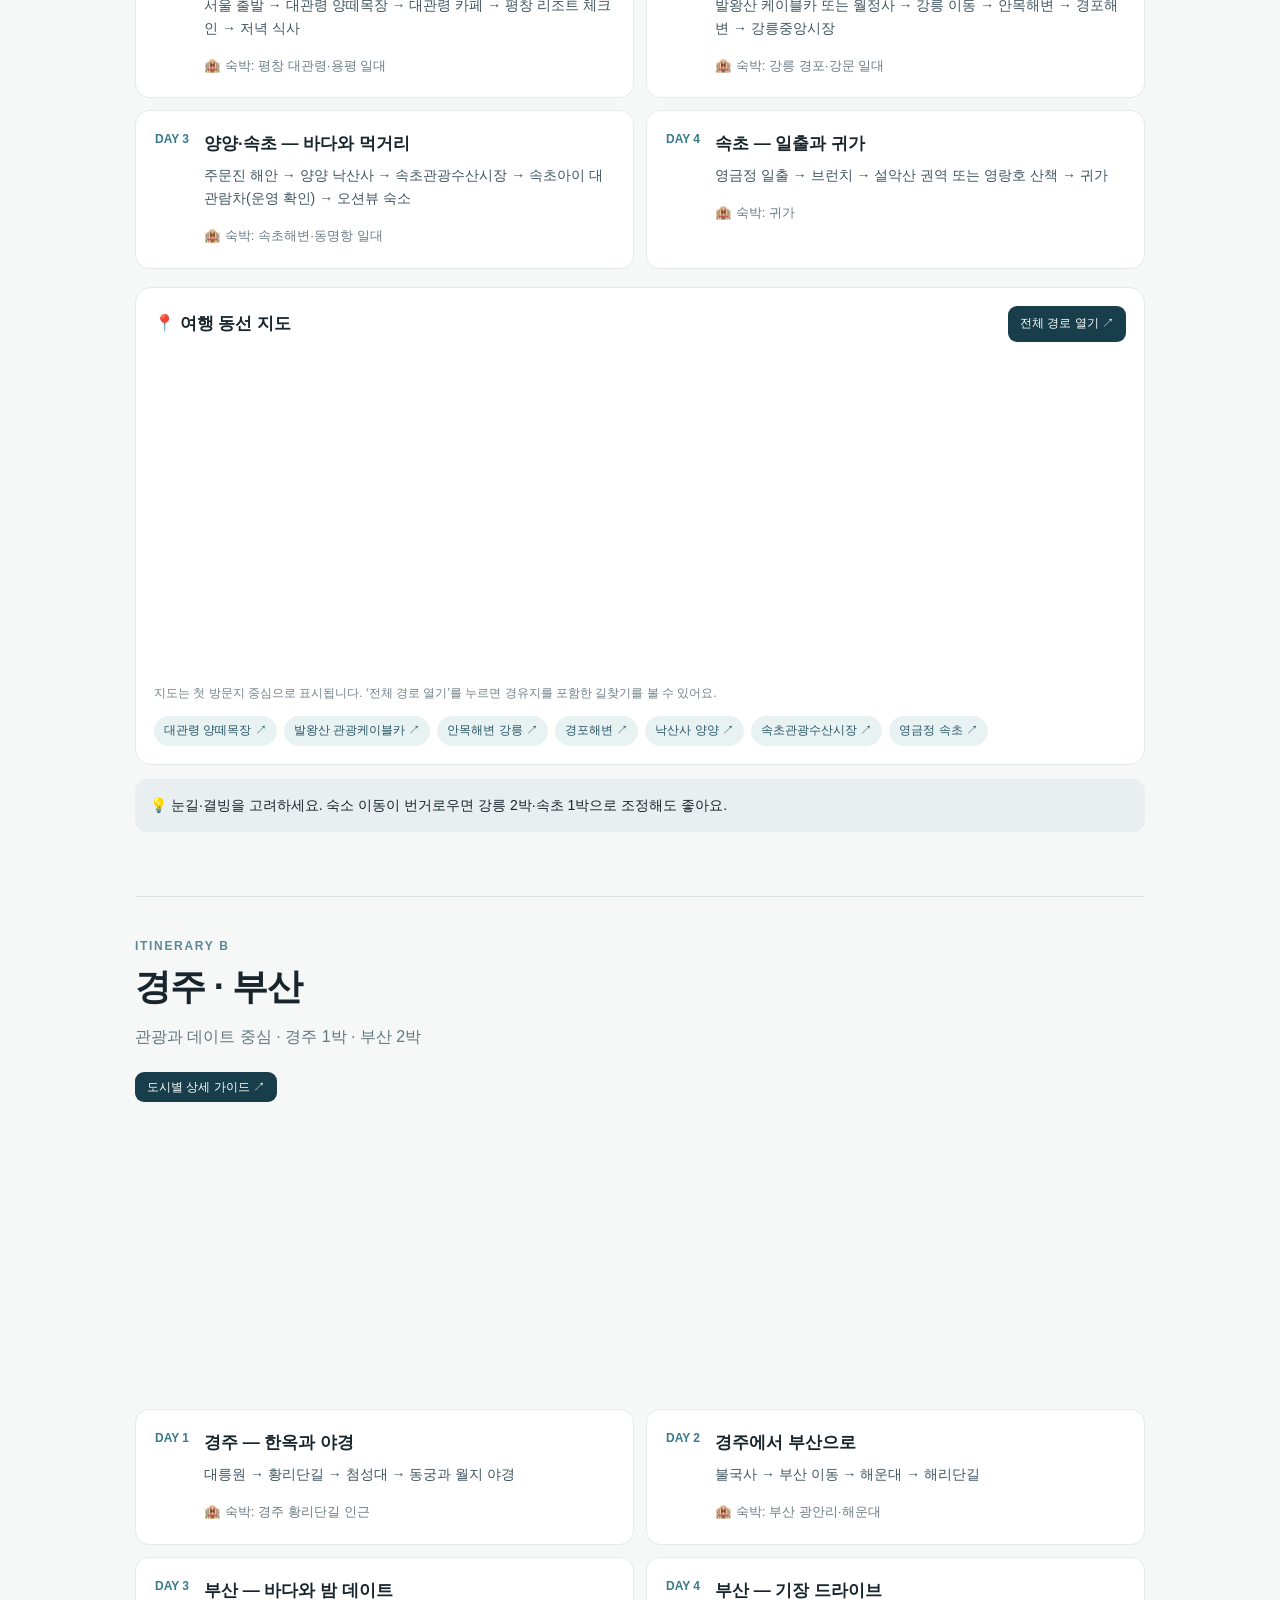
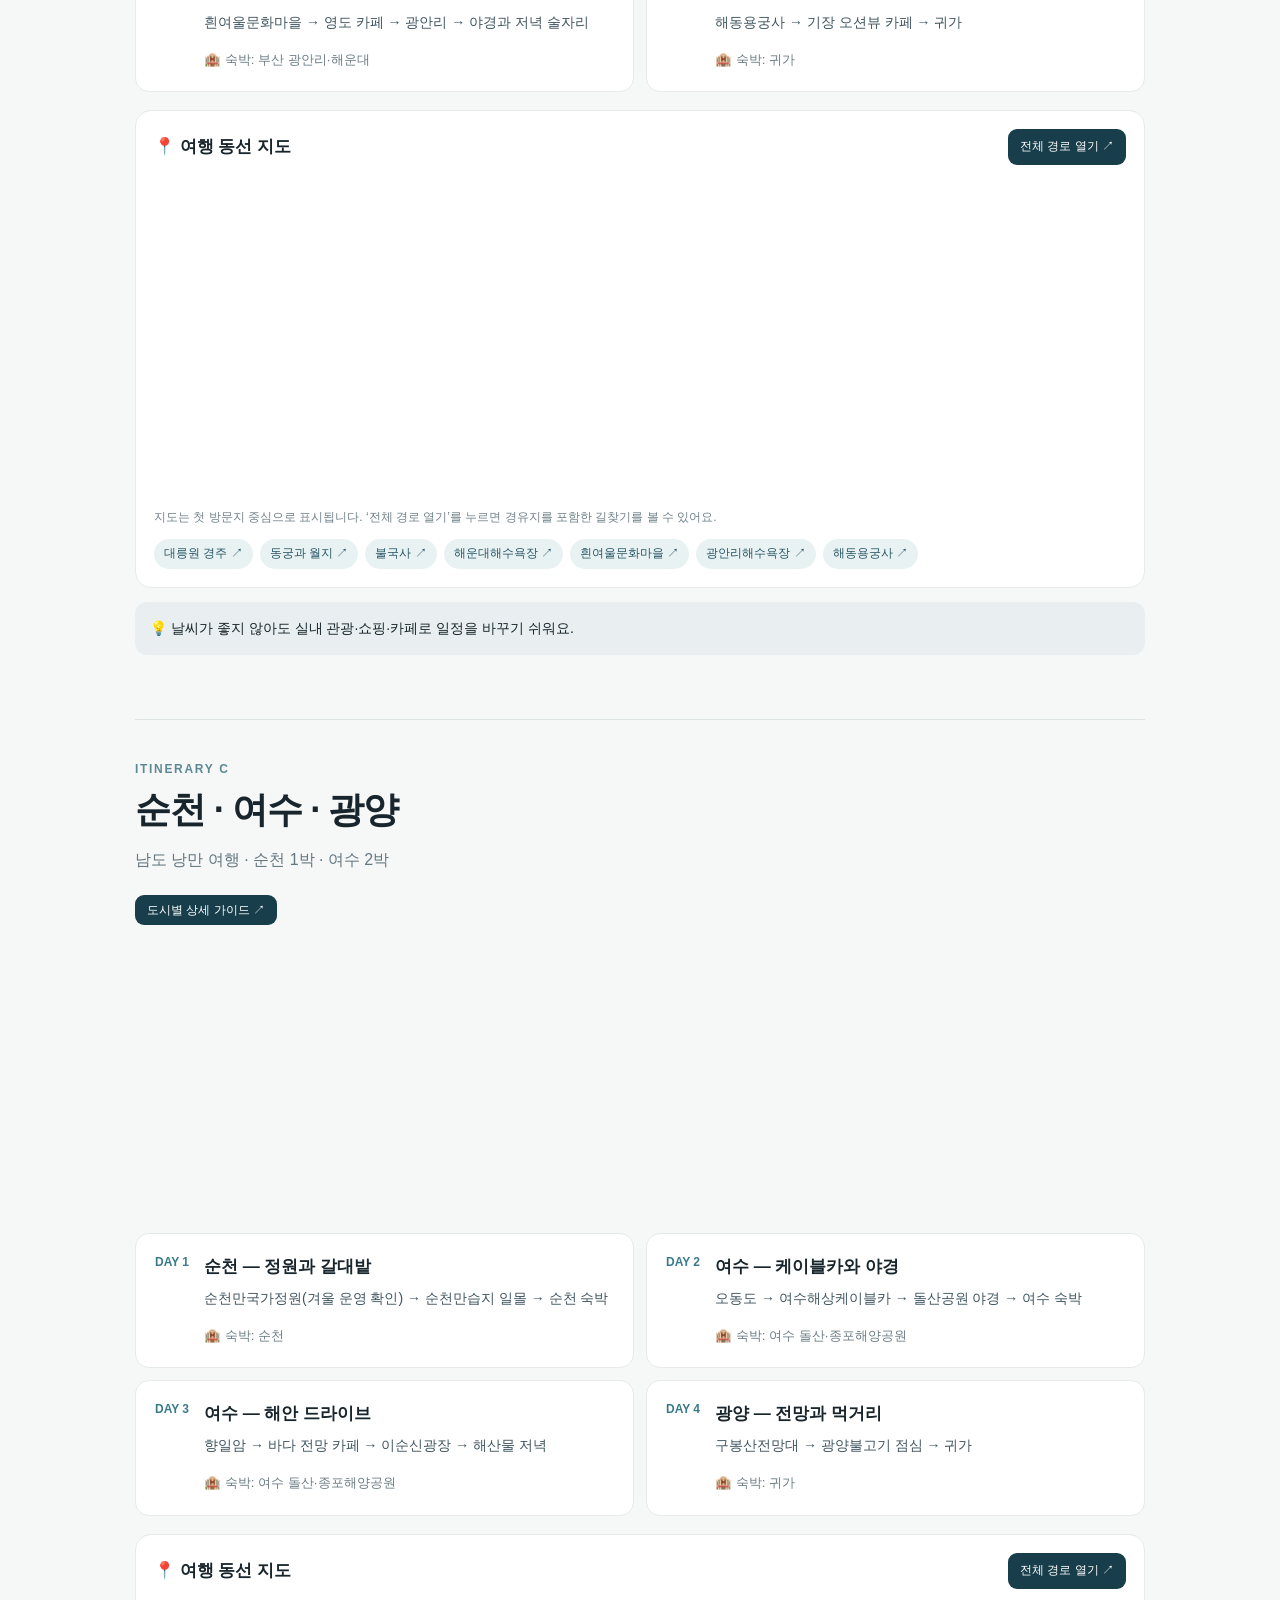
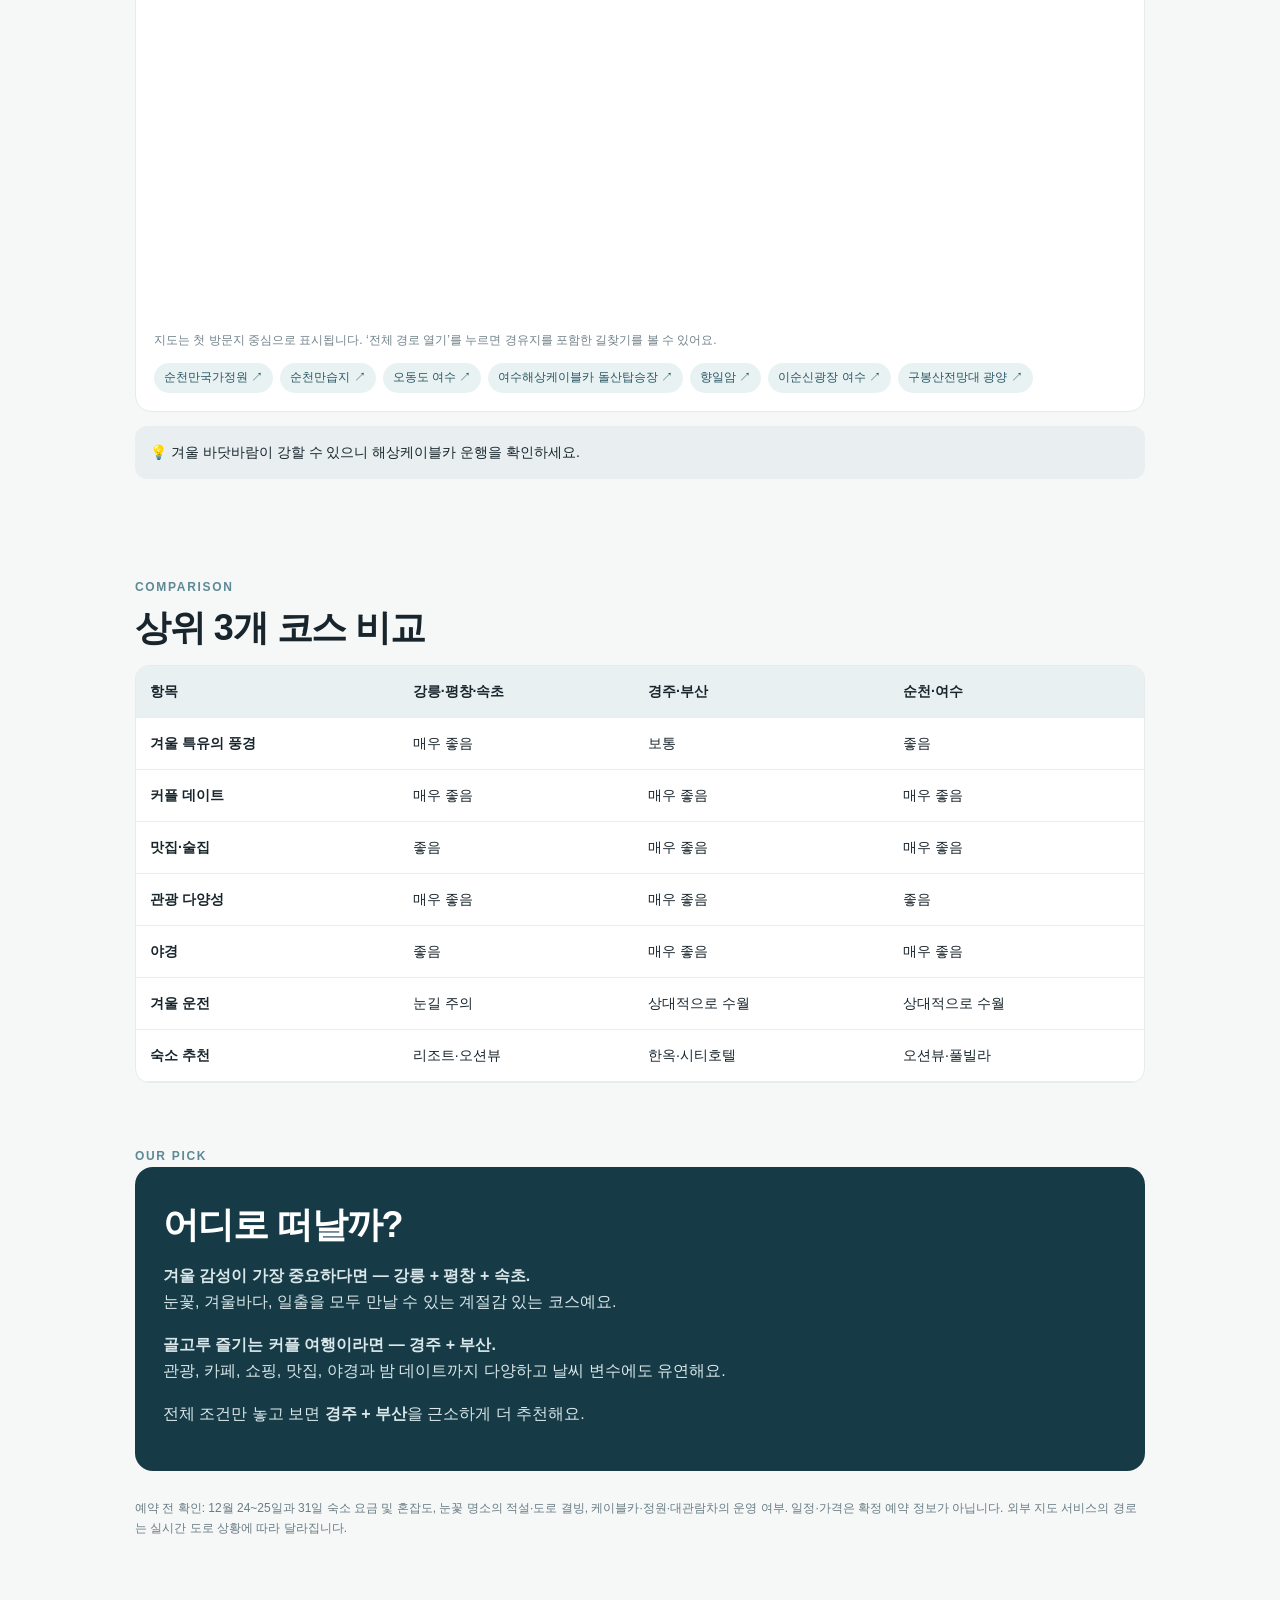
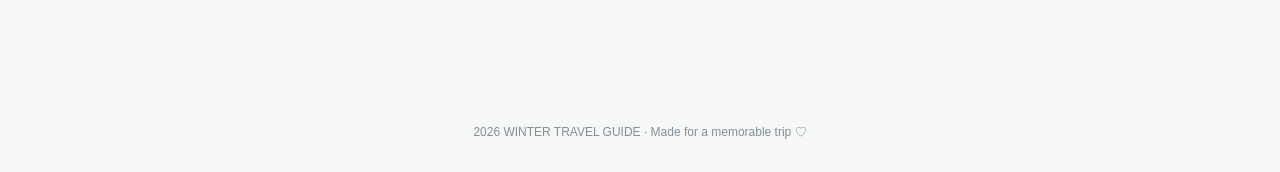
<file: docs/index.html>
<!doctype html><html lang="ko"><head><meta charset="utf-8"><meta name="viewport" content="width=device-width,initial-scale=1"><meta name="theme-color" content="#102c37"><meta name="description" content="2026년 12월 말 커플 국내여행 BEST 8과 3박 4일 추천 코스"><title>우리의 겨울 여행 | 2026 국내여행 가이드</title><link rel="stylesheet" href="./style.css?v=winter-details"></head><body>
<nav class="trip-tabs" aria-label="여행 가이드">
  <div class="wrap">
    <a href="./" aria-current="page">겨울 국내여행</a>
    <a href="./gangneung.html">강릉여행</a>
    <a href="./paju.html">파주 당일치기</a>
  </div>
</nav>
<header><div class="wrap"><div class="eyebrow">2026 WINTER TRAVEL GUIDE</div><h1>우리의<br>겨울 여행</h1><div class="chips"><span>♥ 커플</span><span>🚗 자차</span><span>🌙 3박 4일 이상</span><span>📅 2026년 12월 말</span></div><p class="intro">겨울바다부터 눈꽃, 한옥, 야경, 온천, 남도 맛집까지. 함께 떠나기 좋은 전국 8개 코스와 상세 일정 3개를 한곳에 모았어요.</p></div></header><nav class="nav"><div class="wrap"><a href="#best">BEST 8</a><a href="#route-a">강원 코스</a><a href="#route-b">경주·부산</a><a href="#route-c">순천·여수</a><a href="#compare">비교표</a><a href="#pick">최종 추천</a></div></nav><main class="wrap"><section class="section" id="best"><div class="section-kicker">DESTINATIONS</div><h2>연말 국내여행 BEST 8</h2><p class="lead">서울 출발 가정 · 이동시간은 대략적인 진입시간 · 예산은 2인/3박 4일 추정치</p><div class="grid"><article class="place card"><div class="photo" style="background-image:url('https://images.unsplash.com/photo-1506905925346-21bda4d32df4?auto=format&fit=crop&w=700&q=82')"><span class="rank">01</span></div><div class="place-body"><h3>강릉 + 평창 + 속초</h3><p class="tags">눈꽃 · 겨울바다 · 리조트 · 일출</p><p>겨울이라는 계절을 가장 잘 활용할 수 있는 코스. 설경, 바다, 카페, 맛집, 일출을 모두 즐겨요.</p><div class="facts"><span>🚗 약 2.5~3시간</span><span>💰 2인 80~130만원</span></div><div class="stops"><a class="winter-detail-link" href="./winter.html?course=gangwon">도시별 볼거리·맛집·숙소 ↗</a></div></div></article><article class="place card"><div class="photo" style="background-image:url('https://images.unsplash.com/photo-1519501025264-65ba15a82390?auto=format&fit=crop&w=700&q=82')"><span class="rank">02</span></div><div class="place-body"><h3>경주 + 부산</h3><p class="tags">한옥 · 역사 · 해변 · 야경</p><p>한옥 감성, 역사 관광, 해변, 쇼핑, 술집까지 다양하게 즐기는 여행.</p><div class="facts"><span>🚗 약 3.5~4.5시간</span><span>💰 2인 90~150만원</span></div><div class="stops"><a class="winter-detail-link" href="./winter.html?course=gyeongju">도시별 볼거리·맛집·숙소 ↗</a></div></div></article><article class="place card"><div class="photo" style="background-image:url('https://images.unsplash.com/photo-1500534623283-312aade485b7?auto=format&fit=crop&w=700&q=82')"><span class="rank">03</span></div><div class="place-body"><h3>순천 + 여수 + 광양</h3><p class="tags">갈대밭 · 밤바다 · 남도 음식</p><p>순천만 갈대밭, 여수 밤바다, 해상케이블카와 남도 먹거리.</p><div class="facts"><span>🚗 약 3.5~4.5시간</span><span>💰 2인 80~130만원</span></div><div class="stops"><a class="winter-detail-link" href="./winter.html?course=jeonnam">도시별 볼거리·맛집·숙소 ↗</a></div></div></article><article class="place card"><div class="photo" style="background-image:url('https://images.unsplash.com/photo-1501785888041-af3ef285b470?auto=format&fit=crop&w=700&q=82')"><span class="rank">04</span></div><div class="place-body"><h3>제주 동부 + 서귀포 + 서부</h3><p class="tags">동백꽃 · 오름 · 감귤 · 바다</p><p>겨울 동백, 감귤 체험, 오름과 바다. 자차 대신 현지 렌터카 권장.</p><div class="facts"><span>🚗 항공 이동 필요</span><span>💰 2인 110~190만원</span></div><div class="stops"><a class="winter-detail-link" href="./winter.html?course=jeju">도시별 볼거리·맛집·숙소 ↗</a></div></div></article><article class="place card"><div class="photo" style="background-image:url('https://images.unsplash.com/photo-1470770841072-f978cf4d019e?auto=format&fit=crop&w=700&q=82')"><span class="rank">05</span></div><div class="place-body"><h3>전주 + 담양 + 광주</h3><p class="tags">한옥 · 맛집 · 대나무숲 · 카페</p><p>전주 한옥과 먹거리, 담양 자연 풍경, 광주의 도심 문화생활.</p><div class="facts"><span>🚗 약 2.5~3.5시간</span><span>💰 2인 70~115만원</span></div><div class="stops"><a class="winter-detail-link" href="./winter.html?course=jeonju">도시별 볼거리·맛집·숙소 ↗</a></div></div></article><article class="place card"><div class="photo" style="background-image:url('https://images.unsplash.com/photo-1473116763249-2faaef81ccda?auto=format&fit=crop&w=700&q=82')"><span class="rank">06</span></div><div class="place-body"><h3>통영 + 거제 + 남해</h3><p class="tags">해안 드라이브 · 케이블카 · 섬</p><p>남해안 드라이브, 바다 전망 숙소, 섬 관광과 해산물.</p><div class="facts"><span>🚗 약 4~5시간</span><span>💰 2인 85~140만원</span></div><div class="stops"><a class="winter-detail-link" href="./winter.html?course=southcoast">도시별 볼거리·맛집·숙소 ↗</a></div></div></article><article class="place card"><div class="photo" style="background-image:url('https://images.unsplash.com/photo-1454496522488-7a8e488e8609?auto=format&fit=crop&w=700&q=82')"><span class="rank">07</span></div><div class="place-body"><h3>무주 + 진안 + 전주</h3><p class="tags">덕유산 눈꽃 · 리조트 · 한옥</p><p>덕유산 설경, 진안 마이산, 전주 맛집을 묶은 겨울 코스.</p><div class="facts"><span>🚗 약 2.5~3.5시간</span><span>💰 2인 75~125만원</span></div><div class="stops"><a class="winter-detail-link" href="./winter.html?course=deogyusan">도시별 볼거리·맛집·숙소 ↗</a></div></div></article><article class="place card"><div class="photo" style="background-image:url('https://images.unsplash.com/photo-1475924156734-496f6cac6ec1?auto=format&fit=crop&w=700&q=82')"><span class="rank">08</span></div><div class="place-body"><h3>포항 + 영덕 + 울진</h3><p class="tags">일출 · 대게 · 온천 · 겨울바다</p><p>동해안 해안도로, 호미곶 일출, 대게와 온천 휴식.</p><div class="facts"><span>🚗 약 3.5~4.5시간</span><span>💰 2인 75~125만원</span></div><div class="stops"><a class="winter-detail-link" href="./winter.html?course=eastcoast">도시별 볼거리·맛집·숙소 ↗</a></div></div></article></div><p class="disclaimer">※ 제주 코스는 항공 이동과 현지 렌터카를 전제로 합니다. 이미지들은 분위기용 참고 사진으로, 해당 관광지의 실제 촬영 사진이 아닐 수 있습니다.</p></section><section class="route-section" id="route-a"><div class="section-kicker">ITINERARY A</div><h2>강릉 · 평창 · 속초</h2><p class="lead">겨울 종합형 · 평창 1박 · 강릉 1박 · 속초 1박</p><a class="action" href="./winter.html?course=gangwon">도시별 상세 가이드 ↗</a><div class="route-banner" style="background-image:url('https://images.unsplash.com/photo-1506905925346-21bda4d32df4?auto=format&fit=crop&w=1300&q=82')"></div><div class="days"><article class="day"><span class="daynum">DAY 1</span><div><h4>평창 — 겨울 설경과 리조트</h4><p>서울 출발 → 대관령 양떼목장 → 대관령 카페 → 평창 리조트 체크인 → 저녁 식사</p><small>🏨 숙박: 평창 대관령·용평 일대</small></div></article><article class="day"><span class="daynum">DAY 2</span><div><h4>강릉 — 겨울바다와 감성 카페</h4><p>발왕산 케이블카 또는 월정사 → 강릉 이동 → 안목해변 → 경포해변 → 강릉중앙시장</p><small>🏨 숙박: 강릉 경포·강문 일대</small></div></article><article class="day"><span class="daynum">DAY 3</span><div><h4>양양·속초 — 바다와 먹거리</h4><p>주문진 해안 → 양양 낙산사 → 속초관광수산시장 → 속초아이 대관람차(운영 확인) → 오션뷰 숙소</p><small>🏨 숙박: 속초해변·동명항 일대</small></div></article><article class="day"><span class="daynum">DAY 4</span><div><h4>속초 — 일출과 귀가</h4><p>영금정 일출 → 브런치 → 설악산 권역 또는 영랑호 산책 → 귀가</p><small>🏨 숙박: 귀가</small></div></article></div><div class="mapbox"><div class="maphead"><h3>📍 여행 동선 지도</h3><a class="action" href="https://www.google.com/maps/dir/?api=1&origin=%EB%8C%80%EA%B4%80%EB%A0%B9%20%EC%96%91%EB%96%BC%EB%AA%A9%EC%9E%A5&destination=%EC%98%81%EA%B8%88%EC%A0%95%20%EC%86%8D%EC%B4%88&waypoints=%EB%B0%9C%EC%99%95%EC%82%B0%20%EA%B4%80%EA%B4%91%EC%BC%80%EC%9D%B4%EB%B8%94%EC%B9%B4%7C%EC%95%88%EB%AA%A9%ED%95%B4%EB%B3%80%20%EA%B0%95%EB%A6%89%7C%EA%B2%BD%ED%8F%AC%ED%95%B4%EB%B3%80%7C%EB%82%99%EC%82%B0%EC%82%AC%20%EC%96%91%EC%96%91%7C%EC%86%8D%EC%B4%88%EA%B4%80%EA%B4%91%EC%88%98%EC%82%B0%EC%8B%9C%EC%9E%A5&travelmode=driving" target="_blank" rel="noopener">전체 경로 열기 ↗</a></div><iframe loading="lazy" title="강릉 · 평창 · 속초 지도" src="https://maps.google.com/maps?q=%EB%8C%80%EA%B4%80%EB%A0%B9%20%EC%96%91%EB%96%BC%EB%AA%A9%EC%9E%A5&output=embed" referrerpolicy="no-referrer-when-downgrade"></iframe><p class="muted">지도는 첫 방문지 중심으로 표시됩니다. ‘전체 경로 열기’를 누르면 경유지를 포함한 길찾기를 볼 수 있어요.</p><div class="stops"><a href="https://www.google.com/maps/search/?api=1&query=%EB%8C%80%EA%B4%80%EB%A0%B9%20%EC%96%91%EB%96%BC%EB%AA%A9%EC%9E%A5" target="_blank" rel="noopener">대관령 양떼목장 ↗</a><a href="https://www.google.com/maps/search/?api=1&query=%EB%B0%9C%EC%99%95%EC%82%B0%20%EA%B4%80%EA%B4%91%EC%BC%80%EC%9D%B4%EB%B8%94%EC%B9%B4" target="_blank" rel="noopener">발왕산 관광케이블카 ↗</a><a href="https://www.google.com/maps/search/?api=1&query=%EC%95%88%EB%AA%A9%ED%95%B4%EB%B3%80%20%EA%B0%95%EB%A6%89" target="_blank" rel="noopener">안목해변 강릉 ↗</a><a href="https://www.google.com/maps/search/?api=1&query=%EA%B2%BD%ED%8F%AC%ED%95%B4%EB%B3%80" target="_blank" rel="noopener">경포해변 ↗</a><a href="https://www.google.com/maps/search/?api=1&query=%EB%82%99%EC%82%B0%EC%82%AC%20%EC%96%91%EC%96%91" target="_blank" rel="noopener">낙산사 양양 ↗</a><a href="https://www.google.com/maps/search/?api=1&query=%EC%86%8D%EC%B4%88%EA%B4%80%EA%B4%91%EC%88%98%EC%82%B0%EC%8B%9C%EC%9E%A5" target="_blank" rel="noopener">속초관광수산시장 ↗</a><a href="https://www.google.com/maps/search/?api=1&query=%EC%98%81%EA%B8%88%EC%A0%95%20%EC%86%8D%EC%B4%88" target="_blank" rel="noopener">영금정 속초 ↗</a></div></div><p class="note">💡 눈길·결빙을 고려하세요. 숙소 이동이 번거로우면 강릉 2박·속초 1박으로 조정해도 좋아요.</p></section><section class="route-section" id="route-b"><div class="section-kicker">ITINERARY B</div><h2>경주 · 부산</h2><p class="lead">관광과 데이트 중심 · 경주 1박 · 부산 2박</p><a class="action" href="./winter.html?course=gyeongju">도시별 상세 가이드 ↗</a><div class="route-banner" style="background-image:url('https://images.unsplash.com/photo-1519501025264-65ba15a82390?auto=format&fit=crop&w=1300&q=82')"></div><div class="days"><article class="day"><span class="daynum">DAY 1</span><div><h4>경주 — 한옥과 야경</h4><p>대릉원 → 황리단길 → 첨성대 → 동궁과 월지 야경</p><small>🏨 숙박: 경주 황리단길 인근</small></div></article><article class="day"><span class="daynum">DAY 2</span><div><h4>경주에서 부산으로</h4><p>불국사 → 부산 이동 → 해운대 → 해리단길</p><small>🏨 숙박: 부산 광안리·해운대</small></div></article><article class="day"><span class="daynum">DAY 3</span><div><h4>부산 — 바다와 밤 데이트</h4><p>흰여울문화마을 → 영도 카페 → 광안리 → 야경과 저녁 술자리</p><small>🏨 숙박: 부산 광안리·해운대</small></div></article><article class="day"><span class="daynum">DAY 4</span><div><h4>부산 — 기장 드라이브</h4><p>해동용궁사 → 기장 오션뷰 카페 → 귀가</p><small>🏨 숙박: 귀가</small></div></article></div><div class="mapbox"><div class="maphead"><h3>📍 여행 동선 지도</h3><a class="action" href="https://www.google.com/maps/dir/?api=1&origin=%EB%8C%80%EB%A6%89%EC%9B%90%20%EA%B2%BD%EC%A3%BC&destination=%ED%95%B4%EB%8F%99%EC%9A%A9%EA%B6%81%EC%82%AC&waypoints=%EB%8F%99%EA%B6%81%EA%B3%BC%20%EC%9B%94%EC%A7%80%7C%EB%B6%88%EA%B5%AD%EC%82%AC%7C%ED%95%B4%EC%9A%B4%EB%8C%80%ED%95%B4%EC%88%98%EC%9A%95%EC%9E%A5%7C%ED%9D%B0%EC%97%AC%EC%9A%B8%EB%AC%B8%ED%99%94%EB%A7%88%EC%9D%84%7C%EA%B4%91%EC%95%88%EB%A6%AC%ED%95%B4%EC%88%98%EC%9A%95%EC%9E%A5&travelmode=driving" target="_blank" rel="noopener">전체 경로 열기 ↗</a></div><iframe loading="lazy" title="경주 · 부산 지도" src="https://maps.google.com/maps?q=%EB%8C%80%EB%A6%89%EC%9B%90%20%EA%B2%BD%EC%A3%BC&output=embed" referrerpolicy="no-referrer-when-downgrade"></iframe><p class="muted">지도는 첫 방문지 중심으로 표시됩니다. ‘전체 경로 열기’를 누르면 경유지를 포함한 길찾기를 볼 수 있어요.</p><div class="stops"><a href="https://www.google.com/maps/search/?api=1&query=%EB%8C%80%EB%A6%89%EC%9B%90%20%EA%B2%BD%EC%A3%BC" target="_blank" rel="noopener">대릉원 경주 ↗</a><a href="https://www.google.com/maps/search/?api=1&query=%EB%8F%99%EA%B6%81%EA%B3%BC%20%EC%9B%94%EC%A7%80" target="_blank" rel="noopener">동궁과 월지 ↗</a><a href="https://www.google.com/maps/search/?api=1&query=%EB%B6%88%EA%B5%AD%EC%82%AC" target="_blank" rel="noopener">불국사 ↗</a><a href="https://www.google.com/maps/search/?api=1&query=%ED%95%B4%EC%9A%B4%EB%8C%80%ED%95%B4%EC%88%98%EC%9A%95%EC%9E%A5" target="_blank" rel="noopener">해운대해수욕장 ↗</a><a href="https://www.google.com/maps/search/?api=1&query=%ED%9D%B0%EC%97%AC%EC%9A%B8%EB%AC%B8%ED%99%94%EB%A7%88%EC%9D%84" target="_blank" rel="noopener">흰여울문화마을 ↗</a><a href="https://www.google.com/maps/search/?api=1&query=%EA%B4%91%EC%95%88%EB%A6%AC%ED%95%B4%EC%88%98%EC%9A%95%EC%9E%A5" target="_blank" rel="noopener">광안리해수욕장 ↗</a><a href="https://www.google.com/maps/search/?api=1&query=%ED%95%B4%EB%8F%99%EC%9A%A9%EA%B6%81%EC%82%AC" target="_blank" rel="noopener">해동용궁사 ↗</a></div></div><p class="note">💡 날씨가 좋지 않아도 실내 관광·쇼핑·카페로 일정을 바꾸기 쉬워요.</p></section><section class="route-section" id="route-c"><div class="section-kicker">ITINERARY C</div><h2>순천 · 여수 · 광양</h2><p class="lead">남도 낭만 여행 · 순천 1박 · 여수 2박</p><a class="action" href="./winter.html?course=jeonnam">도시별 상세 가이드 ↗</a><div class="route-banner" style="background-image:url('https://images.unsplash.com/photo-1500534623283-312aade485b7?auto=format&fit=crop&w=1300&q=82')"></div><div class="days"><article class="day"><span class="daynum">DAY 1</span><div><h4>순천 — 정원과 갈대밭</h4><p>순천만국가정원(겨울 운영 확인) → 순천만습지 일몰 → 순천 숙박</p><small>🏨 숙박: 순천</small></div></article><article class="day"><span class="daynum">DAY 2</span><div><h4>여수 — 케이블카와 야경</h4><p>오동도 → 여수해상케이블카 → 돌산공원 야경 → 여수 숙박</p><small>🏨 숙박: 여수 돌산·종포해양공원</small></div></article><article class="day"><span class="daynum">DAY 3</span><div><h4>여수 — 해안 드라이브</h4><p>향일암 → 바다 전망 카페 → 이순신광장 → 해산물 저녁</p><small>🏨 숙박: 여수 돌산·종포해양공원</small></div></article><article class="day"><span class="daynum">DAY 4</span><div><h4>광양 — 전망과 먹거리</h4><p>구봉산전망대 → 광양불고기 점심 → 귀가</p><small>🏨 숙박: 귀가</small></div></article></div><div class="mapbox"><div class="maphead"><h3>📍 여행 동선 지도</h3><a class="action" href="https://www.google.com/maps/dir/?api=1&origin=%EC%88%9C%EC%B2%9C%EB%A7%8C%EA%B5%AD%EA%B0%80%EC%A0%95%EC%9B%90&destination=%EA%B5%AC%EB%B4%89%EC%82%B0%EC%A0%84%EB%A7%9D%EB%8C%80%20%EA%B4%91%EC%96%91&waypoints=%EC%88%9C%EC%B2%9C%EB%A7%8C%EC%8A%B5%EC%A7%80%7C%EC%98%A4%EB%8F%99%EB%8F%84%20%EC%97%AC%EC%88%98%7C%EC%97%AC%EC%88%98%ED%95%B4%EC%83%81%EC%BC%80%EC%9D%B4%EB%B8%94%EC%B9%B4%20%EB%8F%8C%EC%82%B0%ED%83%91%EC%8A%B9%EC%9E%A5%7C%ED%96%A5%EC%9D%BC%EC%95%94%7C%EC%9D%B4%EC%88%9C%EC%8B%A0%EA%B4%91%EC%9E%A5%20%EC%97%AC%EC%88%98&travelmode=driving" target="_blank" rel="noopener">전체 경로 열기 ↗</a></div><iframe loading="lazy" title="순천 · 여수 · 광양 지도" src="https://maps.google.com/maps?q=%EC%88%9C%EC%B2%9C%EB%A7%8C%EA%B5%AD%EA%B0%80%EC%A0%95%EC%9B%90&output=embed" referrerpolicy="no-referrer-when-downgrade"></iframe><p class="muted">지도는 첫 방문지 중심으로 표시됩니다. ‘전체 경로 열기’를 누르면 경유지를 포함한 길찾기를 볼 수 있어요.</p><div class="stops"><a href="https://www.google.com/maps/search/?api=1&query=%EC%88%9C%EC%B2%9C%EB%A7%8C%EA%B5%AD%EA%B0%80%EC%A0%95%EC%9B%90" target="_blank" rel="noopener">순천만국가정원 ↗</a><a href="https://www.google.com/maps/search/?api=1&query=%EC%88%9C%EC%B2%9C%EB%A7%8C%EC%8A%B5%EC%A7%80" target="_blank" rel="noopener">순천만습지 ↗</a><a href="https://www.google.com/maps/search/?api=1&query=%EC%98%A4%EB%8F%99%EB%8F%84%20%EC%97%AC%EC%88%98" target="_blank" rel="noopener">오동도 여수 ↗</a><a href="https://www.google.com/maps/search/?api=1&query=%EC%97%AC%EC%88%98%ED%95%B4%EC%83%81%EC%BC%80%EC%9D%B4%EB%B8%94%EC%B9%B4%20%EB%8F%8C%EC%82%B0%ED%83%91%EC%8A%B9%EC%9E%A5" target="_blank" rel="noopener">여수해상케이블카 돌산탑승장 ↗</a><a href="https://www.google.com/maps/search/?api=1&query=%ED%96%A5%EC%9D%BC%EC%95%94" target="_blank" rel="noopener">향일암 ↗</a><a href="https://www.google.com/maps/search/?api=1&query=%EC%9D%B4%EC%88%9C%EC%8B%A0%EA%B4%91%EC%9E%A5%20%EC%97%AC%EC%88%98" target="_blank" rel="noopener">이순신광장 여수 ↗</a><a href="https://www.google.com/maps/search/?api=1&query=%EA%B5%AC%EB%B4%89%EC%82%B0%EC%A0%84%EB%A7%9D%EB%8C%80%20%EA%B4%91%EC%96%91" target="_blank" rel="noopener">구봉산전망대 광양 ↗</a></div></div><p class="note">💡 겨울 바닷바람이 강할 수 있으니 해상케이블카 운행을 확인하세요.</p></section><section class="section" id="compare"><div class="section-kicker">COMPARISON</div><h2>상위 3개 코스 비교</h2><div class="tablewrap"><table><thead><tr><th>항목</th><th>강릉·평창·속초</th><th>경주·부산</th><th>순천·여수</th></tr></thead><tbody><tr><td>겨울 특유의 풍경</td><td>매우 좋음</td><td>보통</td><td>좋음</td></tr><tr><td>커플 데이트</td><td>매우 좋음</td><td>매우 좋음</td><td>매우 좋음</td></tr><tr><td>맛집·술집</td><td>좋음</td><td>매우 좋음</td><td>매우 좋음</td></tr><tr><td>관광 다양성</td><td>매우 좋음</td><td>매우 좋음</td><td>좋음</td></tr><tr><td>야경</td><td>좋음</td><td>매우 좋음</td><td>매우 좋음</td></tr><tr><td>겨울 운전</td><td>눈길 주의</td><td>상대적으로 수월</td><td>상대적으로 수월</td></tr><tr><td>숙소 추천</td><td>리조트·오션뷰</td><td>한옥·시티호텔</td><td>오션뷰·풀빌라</td></tr></tbody></table></div></section><section class="section" id="pick"><div class="section-kicker">OUR PICK</div><div class="conclusion"><h2>어디로 떠날까?</h2><p><strong>겨울 감성이 가장 중요하다면 — 강릉 + 평창 + 속초.</strong><br>눈꽃, 겨울바다, 일출을 모두 만날 수 있는 계절감 있는 코스예요.</p><p><strong>골고루 즐기는 커플 여행이라면 — 경주 + 부산.</strong><br>관광, 카페, 쇼핑, 맛집, 야경과 밤 데이트까지 다양하고 날씨 변수에도 유연해요.</p><p>전체 조건만 놓고 보면 <strong>경주 + 부산</strong>을 근소하게 더 추천해요.</p></div><p class="disclaimer">예약 전 확인: 12월 24~25일과 31일 숙소 요금 및 혼잡도, 눈꽃 명소의 적설·도로 결빙, 케이블카·정원·대관람차의 운영 여부. 일정·가격은 확정 예약 정보가 아닙니다. 외부 지도 서비스의 경로는 실시간 도로 상황에 따라 달라집니다.</p></section></main><footer>2026 WINTER TRAVEL GUIDE · Made for a memorable trip ♡</footer></body></html>
</file>
<file: style.css>
*{box-sizing:border-box}html{scroll-behavior:smooth}body{margin:0;background:#f6f7f7;color:#18252c;font-family:-apple-system,BlinkMacSystemFont,"Apple SD Gothic Neo","Noto Sans KR",sans-serif;line-height:1.65}a{color:inherit}header{background:#102c37;color:white;padding:76px 20px 62px;position:relative;overflow:hidden}header:before{content:"";position:absolute;inset:0;background:linear-gradient(90deg,#102c37e8,#102c3770),url("https://images.unsplash.com/photo-1506905925346-21bda4d32df4?auto=format&fit=crop&w=1600&q=82") center/cover}header .wrap{position:relative}h1{font-size:clamp(34px,7vw,62px);line-height:1.2;letter-spacing:-.04em;margin:12px 0 20px}h2{font-size:clamp(25px,4vw,36px);line-height:1.25;letter-spacing:-.03em;margin:7px 0 15px}h3{font-size:20px;line-height:1.3;margin:0}h4{font-size:17px;margin:0 0 6px}.wrap{max-width:1050px;margin:auto}.eyebrow,.section-kicker{font-size:12px;font-weight:800;letter-spacing:.14em;color:#5d8995}.eyebrow{color:#c8dbe0}.intro{font-size:17px;max-width:700px;color:#e4eef1}.chips{display:flex;flex-wrap:wrap;gap:8px;margin:20px 0}.chips span{padding:5px 11px;background:#ffffff23;border:1px solid #ffffff38;border-radius:50px;font-size:12px}.nav{background:white;border-bottom:1px solid #e4e9e9;position:sticky;top:0;z-index:10;overflow:auto}.nav .wrap{display:flex;gap:22px;padding:12px 20px;white-space:nowrap;font-size:13px;font-weight:700}.nav a{text-decoration:none;color:#31515b}main{padding:30px 20px 90px}.section{margin:35px 0 64px}.lead{color:#637780;margin:0 0 23px}.grid{display:grid;grid-template-columns:repeat(2,minmax(0,1fr));gap:18px}.card{background:white;border:1px solid #e6eaea;border-radius:17px;overflow:hidden;box-shadow:0 8px 24px #152e3610}.photo{height:200px;background-size:cover;background-position:center;position:relative}.rank{position:absolute;top:12px;left:12px;background:white;padding:5px 12px;border-radius:9px;font-weight:900}.place-body{padding:20px}.place-body p{font-size:14px;margin:10px 0;color:#475d65}.place-body .tags{font-size:12px;color:#4a8191;font-weight:700}.facts{border-top:1px solid #e6eaea;padding-top:13px;display:flex;flex-wrap:wrap;gap:8px;font-size:12px;font-weight:700;color:#435b64}.route-section{padding:40px 0 50px;border-top:1px solid #dce3e5}.route-banner{height:270px;background-size:cover;background-position:center;border-radius:16px;margin:20px 0}.days{display:grid;grid-template-columns:1fr 1fr;gap:12px}.day{background:white;border:1px solid #e6eaea;border-radius:14px;padding:19px;display:flex;gap:15px}.daynum{flex-shrink:0;color:#397a8b;font-weight:900;font-size:12px}.day p{font-size:14px;margin:0 0 12px;color:#405660}.day small{color:#6c7d85}.mapbox{background:white;border:1px solid #e6eaea;border-radius:16px;padding:18px;margin-top:18px}.maphead{display:flex;align-items:center;justify-content:space-between;gap:10px;margin-bottom:12px}.maphead h3{font-size:17px}.action{background:#173e4a;color:white;padding:8px 12px;border-radius:9px;text-decoration:none;font-size:12px;white-space:nowrap}.mapbox iframe{width:100%;height:310px;border:0;border-radius:10px}.muted{font-size:12px;color:#71828a}.stops{display:flex;flex-wrap:wrap;gap:7px;margin-top:12px}.stops a{font-size:12px;background:#e9f2f3;color:#285664;border-radius:20px;padding:5px 10px;text-decoration:none}.note{padding:15px;background:#e9eff0;border-radius:12px;font-size:14px}.tablewrap{overflow-x:auto;background:white;border-radius:14px;border:1px solid #e6eaea}table{border-collapse:collapse;width:100%;min-width:610px;font-size:14px}th,td{text-align:left;padding:14px;border-bottom:1px solid #e8eeee}th{background:#e8f0f1}td:first-child{font-weight:700}.conclusion{background:#163a46;color:white;border-radius:18px;padding:28px}.conclusion p{color:#d9e7ea}.disclaimer{color:#687c84;font-size:12px;margin-top:28px}footer{text-align:center;font-size:12px;color:#809096;padding:30px}button{cursor:pointer}@media(max-width:680px){header{padding:56px 20px 45px}.grid,.days{grid-template-columns:1fr}.photo{height:190px}.route-banner{height:195px}.mapbox iframe{height:260px}.maphead{align-items:flex-start;flex-direction:column}.place-body{padding:17px}.section{margin:25px 0 50px}}
</file>
<file: docs/style.css>
*{box-sizing:border-box}html{scroll-behavior:smooth}body{margin:0;background:#f6f7f7;color:#18252c;font-family:-apple-system,BlinkMacSystemFont,"Apple SD Gothic Neo","Noto Sans KR",sans-serif;line-height:1.65}a{color:inherit}header{background:#102c37;color:white;padding:76px 20px 62px;position:relative;overflow:hidden}header:before{content:"";position:absolute;inset:0;background:linear-gradient(90deg,#102c37e8,#102c3770),url("https://images.unsplash.com/photo-1506905925346-21bda4d32df4?auto=format&fit=crop&w=1600&q=82") center/cover}header .wrap{position:relative}h1{font-size:clamp(34px,7vw,62px);line-height:1.2;letter-spacing:-.04em;margin:12px 0 20px}h2{font-size:clamp(25px,4vw,36px);line-height:1.25;letter-spacing:-.03em;margin:7px 0 15px}h3{font-size:20px;line-height:1.3;margin:0}h4{font-size:17px;margin:0 0 6px}.wrap{max-width:1050px;margin:auto}.eyebrow,.section-kicker{font-size:12px;font-weight:800;letter-spacing:.14em;color:#5d8995}.eyebrow{color:#c8dbe0}.intro{font-size:17px;max-width:700px;color:#e4eef1}.chips{display:flex;flex-wrap:wrap;gap:8px;margin:20px 0}.chips span{padding:5px 11px;background:#ffffff23;border:1px solid #ffffff38;border-radius:50px;font-size:12px}.nav{background:white;border-bottom:1px solid #e4e9e9;position:sticky;top:0;z-index:10;overflow:auto}.nav .wrap{display:flex;gap:22px;padding:12px 20px;white-space:nowrap;font-size:13px;font-weight:700}.nav a{text-decoration:none;color:#31515b}main{padding:30px 20px 90px}.section{margin:35px 0 64px}.lead{color:#637780;margin:0 0 23px}.grid{display:grid;grid-template-columns:repeat(2,minmax(0,1fr));gap:18px}.card{background:white;border:1px solid #e6eaea;border-radius:17px;overflow:hidden;box-shadow:0 8px 24px #152e3610}.photo{height:200px;background-size:cover;background-position:center;position:relative}.rank{position:absolute;top:12px;left:12px;background:white;padding:5px 12px;border-radius:9px;font-weight:900}.place-body{padding:20px}.place-body p{font-size:14px;margin:10px 0;color:#475d65}.place-body .tags{font-size:12px;color:#4a8191;font-weight:700}.facts{border-top:1px solid #e6eaea;padding-top:13px;display:flex;flex-wrap:wrap;gap:8px;font-size:12px;font-weight:700;color:#435b64}.route-section{padding:40px 0 50px;border-top:1px solid #dce3e5}.route-banner{height:270px;background-size:cover;background-position:center;border-radius:16px;margin:20px 0}.days{display:grid;grid-template-columns:1fr 1fr;gap:12px}.day{background:white;border:1px solid #e6eaea;border-radius:14px;padding:19px;display:flex;gap:15px}.daynum{flex-shrink:0;color:#397a8b;font-weight:900;font-size:12px}.day p{font-size:14px;margin:0 0 12px;color:#405660}.day small{color:#6c7d85}.mapbox{background:white;border:1px solid #e6eaea;border-radius:16px;padding:18px;margin-top:18px}.maphead{display:flex;align-items:center;justify-content:space-between;gap:10px;margin-bottom:12px}.maphead h3{font-size:17px}.action{background:#173e4a;color:white;padding:8px 12px;border-radius:9px;text-decoration:none;font-size:12px;white-space:nowrap}.mapbox iframe{width:100%;height:310px;border:0;border-radius:10px}.muted{font-size:12px;color:#71828a}.stops{display:flex;flex-wrap:wrap;gap:7px;margin-top:12px}.stops a{font-size:12px;background:#e9f2f3;color:#285664;border-radius:20px;padding:5px 10px;text-decoration:none}.note{padding:15px;background:#e9eff0;border-radius:12px;font-size:14px}.tablewrap{overflow-x:auto;background:white;border-radius:14px;border:1px solid #e6eaea}table{border-collapse:collapse;width:100%;min-width:610px;font-size:14px}th,td{text-align:left;padding:14px;border-bottom:1px solid #e8eeee}th{background:#e8f0f1}td:first-child{font-weight:700}.conclusion{background:#163a46;color:white;border-radius:18px;padding:28px}.conclusion p{color:#d9e7ea}.disclaimer{color:#687c84;font-size:12px;margin-top:28px}footer{text-align:center;font-size:12px;color:#809096;padding:30px}button{cursor:pointer}@media(max-width:680px){header{padding:56px 20px 45px}.grid,.days{grid-template-columns:1fr}.photo{height:190px}.route-banner{height:195px}.mapbox iframe{height:260px}.maphead{align-items:flex-start;flex-direction:column}.place-body{padding:17px}.section{margin:25px 0 50px}}
.trip-tabs {
  background: #102c37;
  border-bottom: 1px solid #ffffff24;
}
.trip-tabs .wrap {
  display: flex;
  flex-wrap: wrap;
  gap: 8px;
  padding: 10px 20px;
}
.trip-tabs a {
  border-radius: 8px;
  color: #e4eef1;
  font-size: 14px;
  font-weight: 750;
  padding: 8px 14px;
  text-decoration: none;
}
.trip-tabs a:hover { background: #ffffff24; }
.trip-tabs a[aria-current="page"] {
  background: #e4eef1;
  color: #102c37;
}
.paju-header::before {
  background: linear-gradient(115deg, #12363c, #265950 65%, #466952);
}
.paju-main section { scroll-margin-top: 64px; }
.paju-main .day h3 { margin-bottom: 6px; }

.paju-picker {
  border-top: 1px solid #dce3e5;
  padding-top: 24px;
}
.paju-filters {
  display: flex;
  flex-wrap: wrap;
  gap: 8px;
  margin-bottom: 12px;
}
.paju-filters button {
  background: white;
  border: 1px solid #bccdc9;
  border-radius: 999px;
  color: #234941;
  font: inherit;
  font-weight: 700;
  padding: 6px 14px;
}
.paju-filters button[aria-pressed="true"] {
  background: #234941;
  border-color: #234941;
  color: white;
}
.paju-main [hidden] { display: none; }

#paju-map {
  height: clamp(300px, 55vh, 520px);
  border: 1px solid #dce3e5;
  border-radius: 16px;
}
.paju-map-legend {
  display: flex;
  flex-wrap: wrap;
  gap: 8px 18px;
  font-size: 13px;
  font-weight: 700;
}
.paju-map-legend span {
  display: inline-flex;
  align-items: center;
  gap: 6px;
}
#paju-map-panel [data-kind="볼거리"] { --pin-color: #166354; }
#paju-map-panel [data-kind="식사"] { --pin-color: #a74525; }
#paju-map-panel [data-kind="카페"] { --pin-color: #653b8c; }
.paju-map-legend span::before,
.paju-map-pin span {
  background: var(--pin-color);
  border-radius: 50%;
}
.paju-map-legend span::before {
  content: "";
  width: 10px;
  height: 10px;
}
.paju-map-pin span {
  display: block;
  width: 100%;
  height: 100%;
  border: 2px solid white;
  box-shadow: 0 1px 5px #142e3980;
}

.paju-area .place-body:not([hidden]) {
  display: grid;
  grid-template-columns: minmax(0, 1fr) minmax(0, 46%);
  gap: 14px;
  align-items: start;
}
.paju-area .place-body .tags { margin-top: 0; }
.paju-place-photo {
  margin: 0;
  min-width: 0;
}
.paju-photo-track {
  display: flex;
  overflow-x: auto;
  scroll-snap-type: x mandatory;
  scrollbar-width: none;
  border-radius: 10px;
}
.paju-photo-slide {
  flex: 0 0 100%;
  min-width: 0;
  scroll-snap-align: start;
  position: relative;
  display: grid;
  overflow: hidden;
  border-radius: 10px;
  aspect-ratio: 4 / 3;
  background: #e9eff0;
  text-decoration: none;
}
.paju-place-photo img {
  width: 100%;
  height: 100%;
  object-fit: cover;
}
.paju-photo-fallback {
  place-self: center;
  padding: 8px;
  color: #31515b;
  font-size: 12px;
  text-align: center;
}
.paju-photo-controls {
  display: flex;
  align-items: center;
  justify-content: space-between;
  margin-top: 4px;
}
.paju-photo-controls button {
  border: 0;
  border-radius: 6px;
  background: #e9eff0;
  color: #234941;
  font-size: 20px;
  line-height: 1;
  width: 32px;
  height: 30px;
}
.paju-photo-controls button:disabled {
  cursor: default;
  opacity: .35;
}
.paju-photo-count {
  color: #475d65;
  font-size: 11px;
  font-variant-numeric: tabular-nums;
}
.paju-place-photo figcaption {
  margin-top: 5px;
  color: #475d65;
  font-size: 11px;
  text-align: right;
}
@media (max-width: 420px) {
  .paju-area .place-body {
    grid-template-columns: minmax(0, 1fr) minmax(0, 43%);
    gap: 10px;
    padding: 14px;
  }
  .paju-area h3 { font-size: 17px; }
}

.paju-wait-note {
  color: #475d65;
  font-size: 13px;
}
.paju-area .place-body .paju-hours {
  padding: 8px 0;
  border-top: 1px solid #e6eaea;
  border-bottom: 1px solid #e6eaea;
  font-size: 13px;
  line-height: 1.45;
}
.paju-hours > a {
  color: #234941;
  text-decoration-thickness: 1px;
  text-underline-offset: 2px;
}
.paju-hours small {
  display: block;
  margin-top: 4px;
  font-size: 11px;
}
.paju-area .paju-place-photo { position: relative; }
.paju-wait {
  position: absolute;
  top: -7px;
  right: -5px;
  z-index: 1;
  max-width: 100%;
  padding: 4px 7px;
  border: 1px solid #fff;
  border-radius: 8px;
  background: #eef2f4;
  color: #3f515c;
  box-shadow: 0 1px 5px #142e3933;
  font-size: 11px;
  font-weight: 750;
  line-height: 1.3;
  text-decoration: none;
}
.paju-wait-estimate { background: #ffe0bc; color: #702e10; }
.paju-wait-busy { background: #fff0cc; color: #694b15; }
.paju-wait-open { background: #e1f0ea; color: #214d41; }
a.paju-wait:hover { text-decoration: underline; }

.winter-detail-header::before {
  background: linear-gradient(125deg, #102c37, #28586b 80%, #4c7a83);
}
.winter-back {
  display: inline-block;
  margin-bottom: 18px;
  color: #e4eef1;
  font-size: 14px;
}
.trip-tabs a[aria-current="true"] {
  background: #e4eef1;
  color: #102c37;
}
#winter-city-nav[hidden] { display: none; }
.winter-budget-note p { margin: 4px 0 0; }
.winter-place-group { margin: 20px 0 26px; }
.winter-place-group > h3 { margin-bottom: 10px; }
.winter-with-photo {
  display: grid;
  grid-template-columns: minmax(0, 1fr) minmax(0, 44%);
  gap: 12px;
  align-items: start;
}
.winter-place-copy h4 { line-height: 1.4; }
.winter-place-copy .winter-tier { margin-top: 0; }
.winter-detail-link { font-weight: 700; }
.winter-other .stops a { padding: 8px 12px; }

.winter-budget-note label {
  display: block;
  color: #234941;
  font-weight: 750;
}
.winter-budget-note select {
  max-width: 100%;
  min-height: 42px;
  margin: 7px 0;
  padding: 6px 10px;
  border: 1px solid #99b3af;
  border-radius: 8px;
  background: white;
  color: #18252c;
  font: inherit;
}

.winter-booking {
  margin-top: 12px;
  padding: 9px;
  border: 1px solid #dce8e6;
  border-radius: 10px;
  background: #f5f9f8;
  color: #234941;
  font-size: 12px;
  line-height: 1.4;
}
.winter-booking > small {
  display: block;
  margin-top: 3px;
  color: #475d65;
}
.winter-booking-platforms {
  display: flex;
  flex-wrap: wrap;
  gap: 5px;
  margin: 6px 0;
}
.winter-booking-platforms a {
  padding: 5px 7px;
  border: 1px solid #c7d9d5;
  border-radius: 6px;
  background: white;
  font-weight: 700;
  text-decoration: none;
}

.gn-hero::before {
  background: linear-gradient(110deg, #102c37, #28576d 68%, #4c7181);
}
.gn-stay-grid { grid-template-columns: minmax(0, 680px); }
.gn-itinerary ol {
  margin: 10px 0;
  padding-left: 18px;
  color: #405660;
  font-size: 14px;
}
.gn-itinerary li + li { margin-top: 8px; }
.gn-days {
  display: flex;
  flex-wrap: wrap;
  gap: 4px;
  margin-top: 8px;
}
.gn-days span {
  padding: 2px 5px;
  border-radius: 5px;
  font-size: 11px;
  font-weight: 700;
}
.gn-day-open { background: #e1f0ea; color: #214d41; }
.gn-day-closed { background: #ffe4df; color: #8a3025; }
.gn-day-check { background: #fff0cc; color: #694b15; }
.gn-filters { margin-top: 12px; }
#paju-map-panel [data-kind="숙소"] { --pin-color: #143e76; }
.gn-main .paju-area[hidden] { display: none; }
</file>
